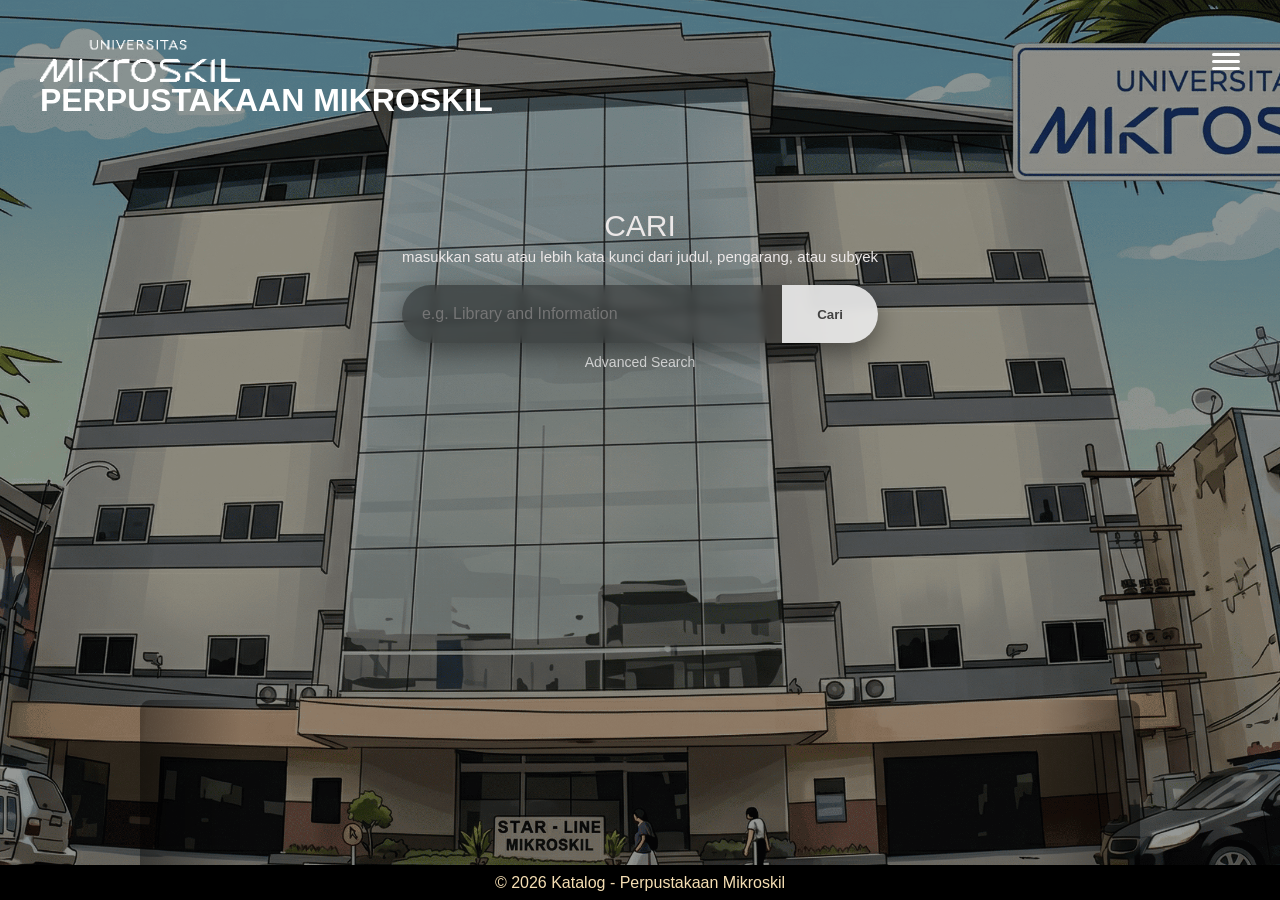
<file: index.html>
<!doctype html>
<html lang="en">

<head>
  <meta charset="UTF-8" />
  <meta name="viewport" content="width=device-width, initial-scale=1.0" />
  <title>Katalog Perpustakaan</title>
  <link rel="stylesheet" href="css/style-user.css" />
</head>

<body>
  <div id="bg-slide" class="bg-slide">
    <div class="bg-trans">
      <!-- ================= HEADER ================= -->
      <header class="navbar">
        <div class="navbar-inner">
          <!-- LOGO -->
          <a href="index.html" class="logo">
            <img src="src/logo mikro putih.webp" alt="Logo Mikro" />
          </a>

          <!-- HAMBURGER -->
          <input type="checkbox" id="navToggle" class="nav-toggle" />
          <label for="navToggle" class="hamburger">
            <span></span>
            <span></span>
            <span></span>
          </label>

          <!-- NAVIGATION -->
          <nav>
            <ul class="nav-menu">
              <li class="judul-nav">MENU</li>
              <li><a href="#" id="themeToggle">🌙 Dark Mode</a></li>
              <li><a href="index.html" class="active">Home</a></li>
              <li><a href="user-galeri.html">Galeri</a></li>
              <li><a href="user-contact.html">Contact Us</a></li>
              <li class="admin-menu"><a href="admin-login.html">Login Admin</a></li>
            </ul>
          </nav>

          <div class="nav-overlay"></div>
        </div>

        <!-- HEADER CONTENT -->
        <div class="header-content">
          <h1>PERPUSTAKAAN MIKROSKIL</h1>
        </div>
      </header>

      <!-- ================= MAIN ================= -->
      <main>
        <!-- HERO / SEARCH -->
        <section class="hero">
          <div class="search-container">
            <h1>CARI</h1>
            <p>masukkan satu atau lebih kata kunci dari judul, pengarang, atau subyek</p>
            <div class="search-area">
              <div class="search" id="SearchInput">
                <input type="text" placeholder="e.g. Library and Information" autocomplete="off" aria-label="Cari judul buku" />
                <button id="SearchButton">Cari</button>
              </div>

              <!-- Riwayat muncul saat kolom pencarian diklik/fokus -->
              <div class="search-history" id="searchHistory" hidden>
                <div class="search-history-heading">
                  <span>Riwayat Pencarian</span>
                  <button type="button" id="clearSearchHistory">Hapus</button>
                </div>
                <ul id="searchHistoryList"></ul>
              </div>
            </div>

            <div class="advanced-btn">
              <a href="#" id="openAdvancedSearch">Advanced Search</a>
            </div>
          </div>
        </section>

        <!-- BOOK SLIDER -->
        <section class="book-slider">
          <div class="book-track" id="bookTrack"></div>
        </section>
      </main>

      <!-- ================= FOOTER ================= -->
      <footer>
        <p>&copy; 2026 Katalog - Perpustakaan Mikroskil</p>
      </footer>
    </div>
  </div>
  <script src="js/script.js"></script>
</body>

</html>
</file>
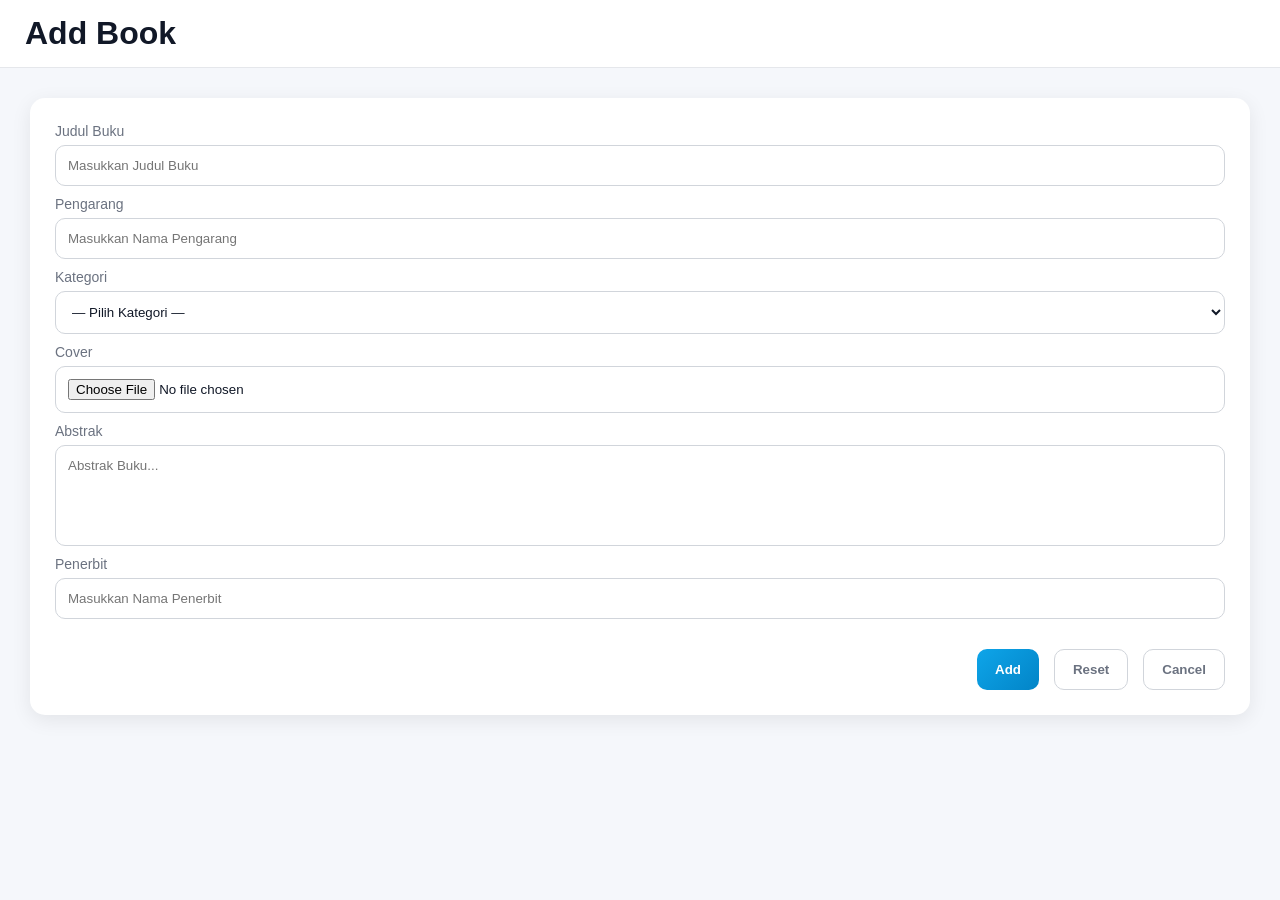
<file: admin-add-book.html>
<!DOCTYPE html>
<html lang="en">

<head>
  <meta charset="UTF-8" />
  <meta name="viewport" content="width=device-width, initial-scale=1.0" />
  <title>Katalog Perpustakaan</title>
  <link rel="stylesheet" href="css/style-admin.css" />
</head>

<body>
  <div class="container">
    <div class="main-content-add-book">

      <!-- HEADER -->
      <header class="topbar">
        <h1>Add Book</h1>
        <!-- HUBERGER -->
        <label for="navToggle" class="hamburger">
          <span></span>
          <span></span>
          <span></span>
        </label>
      </header>

      <!-- MAIN -->
      <main>

        <section class="card">

          <form id="formTambah" action="#" method="get" class="form-card">

            <!-- JUDUL -->
            <div class="form-group">
              <label for="judul_buku">Judul Buku</label>
              <input type="text" id="judul_buku" name="judul_buku" placeholder="Masukkan Judul Buku" />
            </div>

            <!-- PENGARANG -->
            <div class="form-group">
              <label for="pengarang">Pengarang</label>
              <input type="text" id="pengarang" name="pengarang" placeholder="Masukkan Nama Pengarang" />
            </div>

            <!-- KATEGORI -->
            <div class="form-group">
              <label for="kategori">Kategori</label>
              <select id="kategori" name="kategori" required>
                <option value="">— Pilih Kategori —</option>
                <option value="All">All</option>
                <option value="Fiction">Fiction</option>
                <option value="Kps">KPS</option>
                <option value="Reference">Reference</option>
                <option value="Textbook">Text Book</option>
              </select>
            </div>

            <!-- COVER -->
            <div class="form-group">
              <label for="cover">Cover</label>
              <input type="file" id="cover" name="cover" />
            </div>

            <!-- ABSTRAK -->
            <div class="form-group full">
              <label for="abstrak">Abstrak</label>
              <textarea id="abstrak" name="abstrak" rows="5" placeholder="Abstrak Buku..."></textarea>
            </div>


            <!-- PENERBIT -->
            <div class="form-group">
              <label for="penerbit">Penerbit</label>
              <input type="text" id="penerbit" name="penerbit" placeholder="Masukkan Nama Penerbit" />
            </div>


            <!-- ACTION -->
            <div class="form-actions">
              <button type="submit" class="btn btn-primary" onclick="addBook()">Add</button>
              <button type="reset" class="btn btn-outline">Reset</button>
              <button type="button" class="btn btn-outline" onclick="cancelEdit()">Cancel</button>
            </div>

            <!-- ERROR -->
            <div id="formError" style="color: red;"></div>

          </form>

        </section>

      </main>

    </div>

  </div>

  <script src="js/script.js"></script>
</body>

</html>
</file>
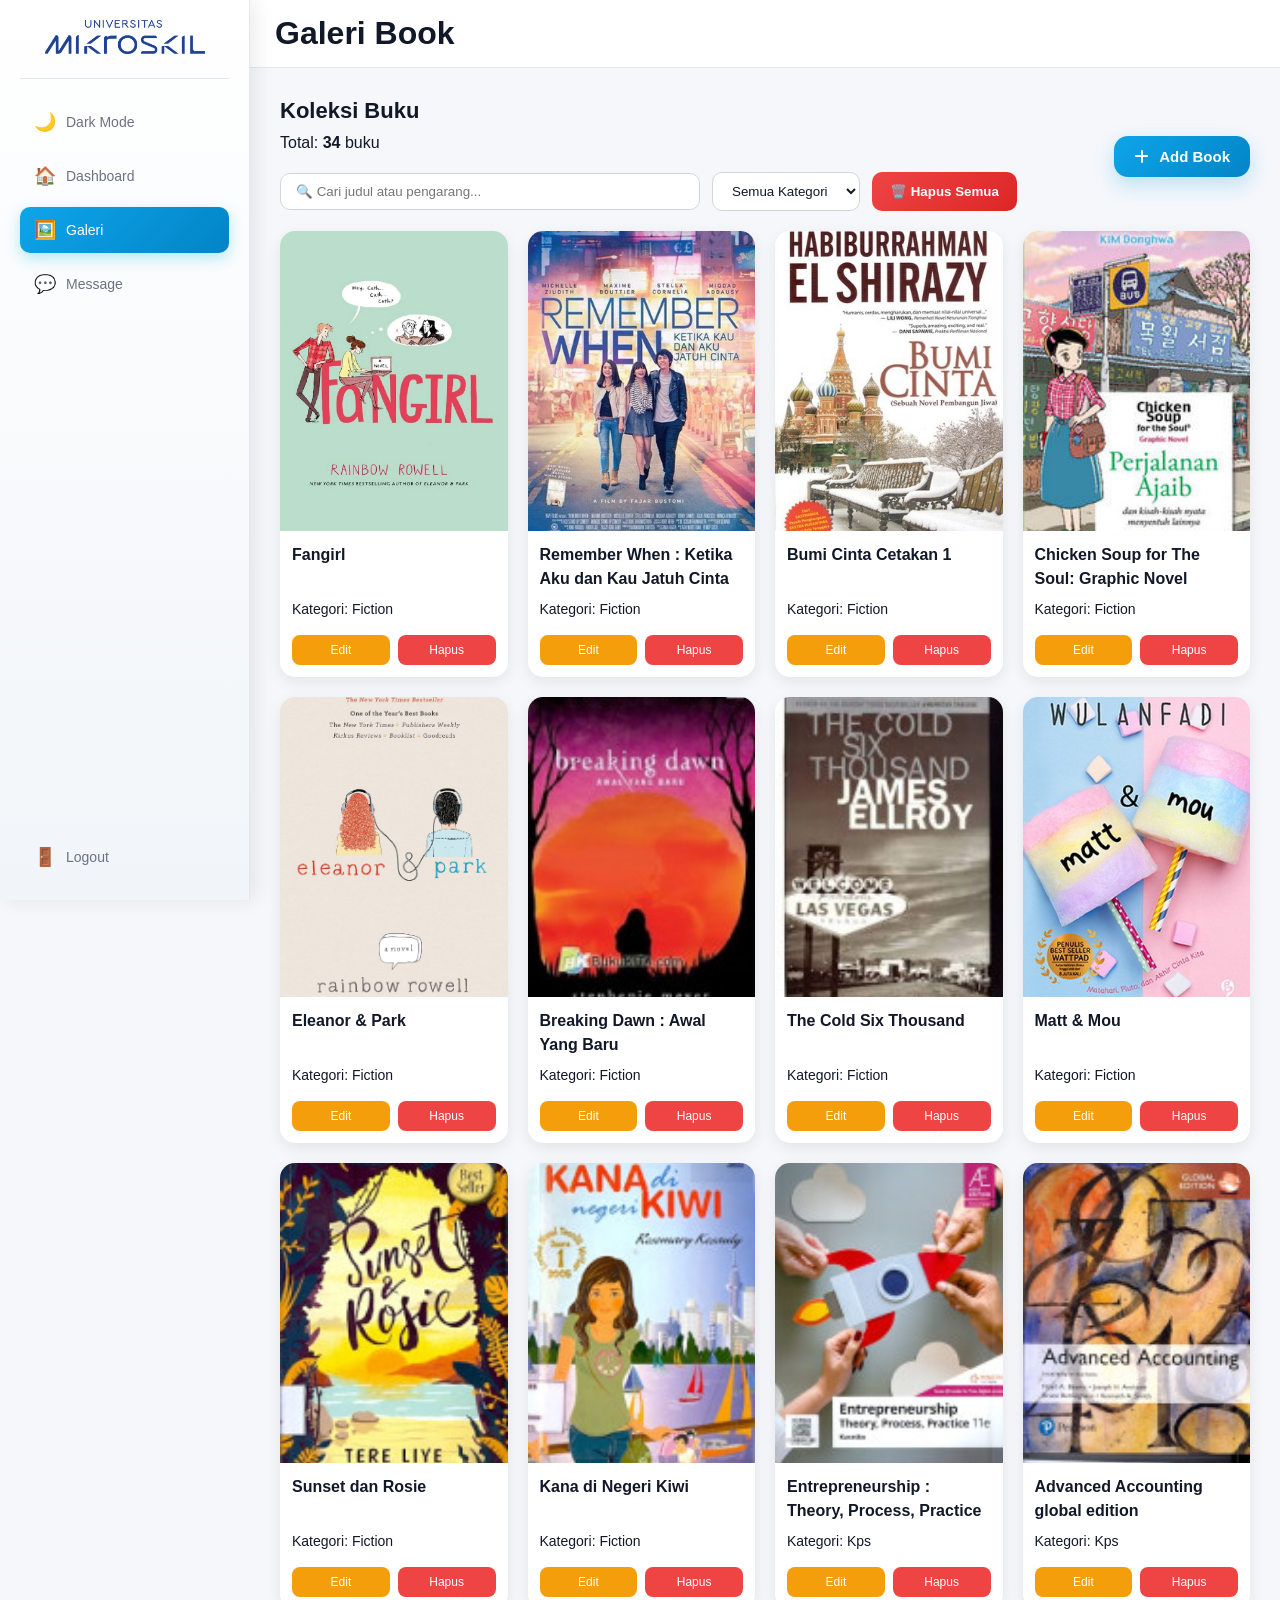
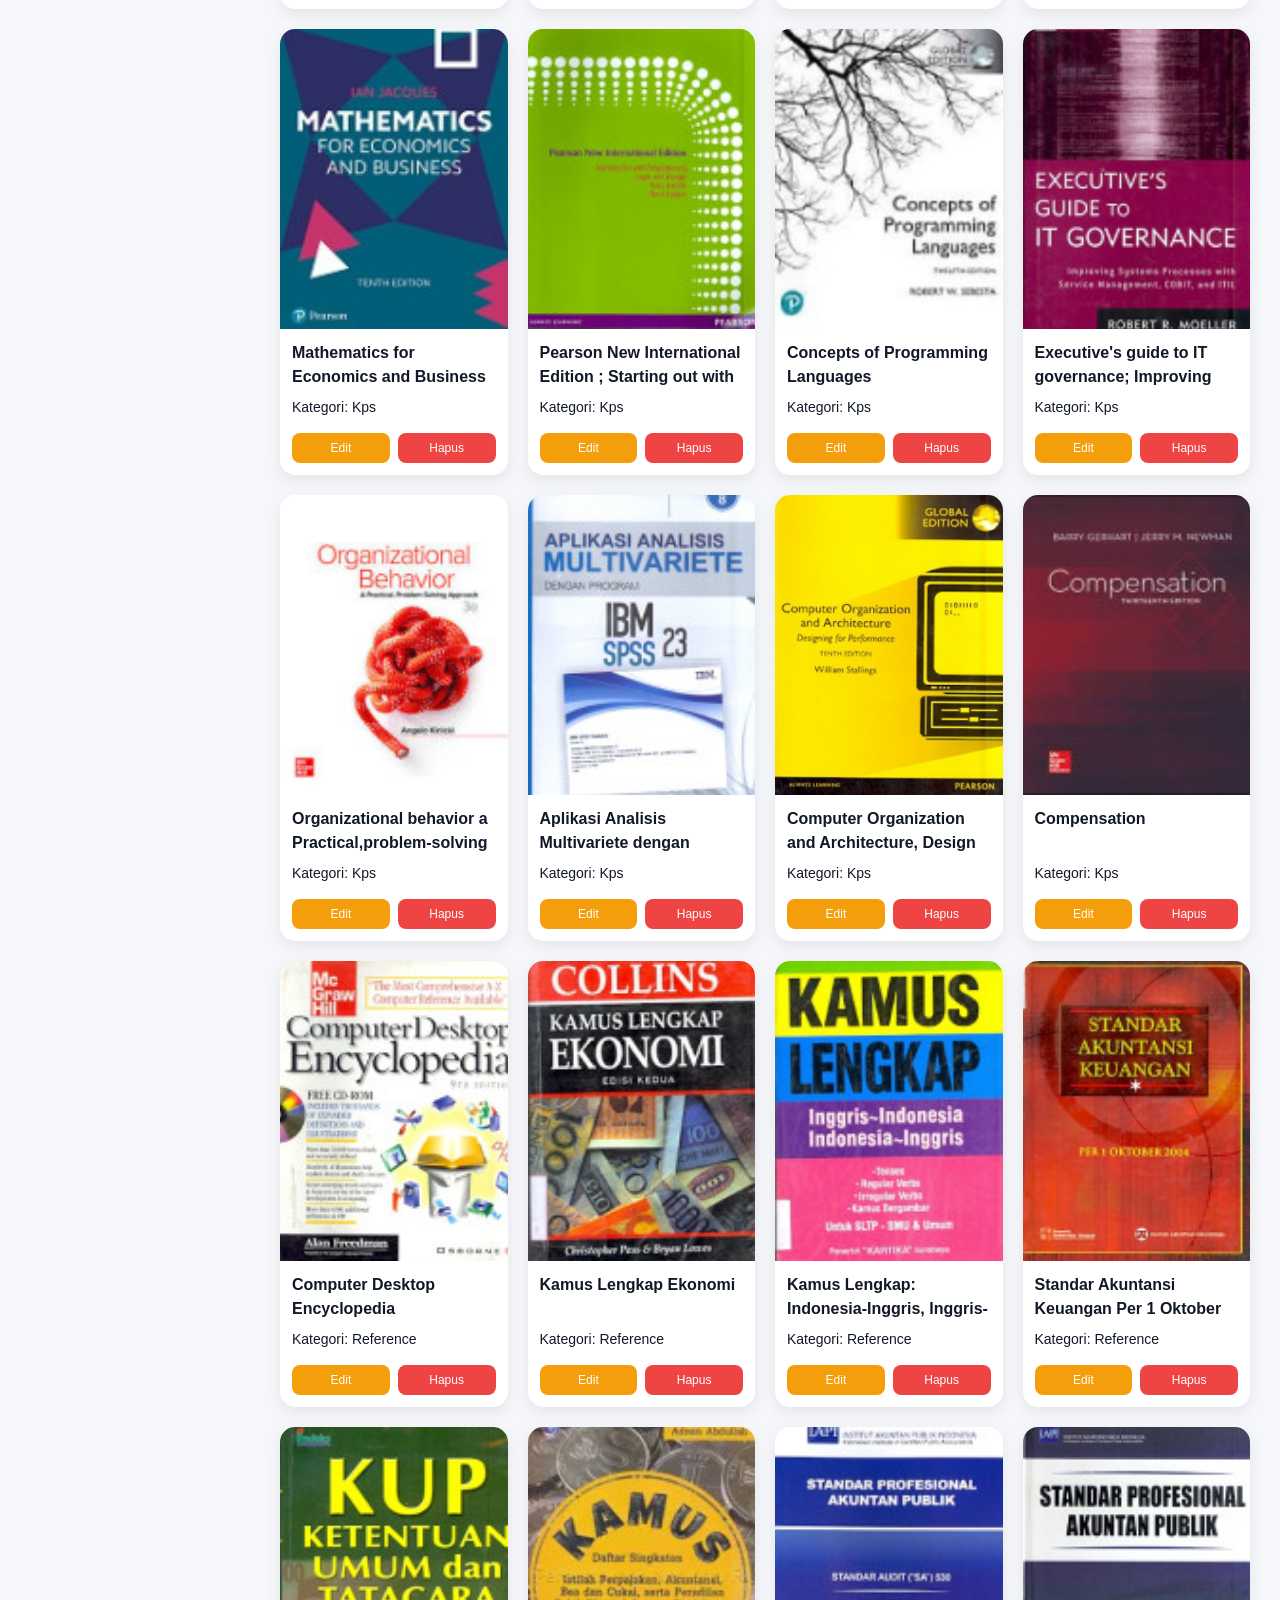
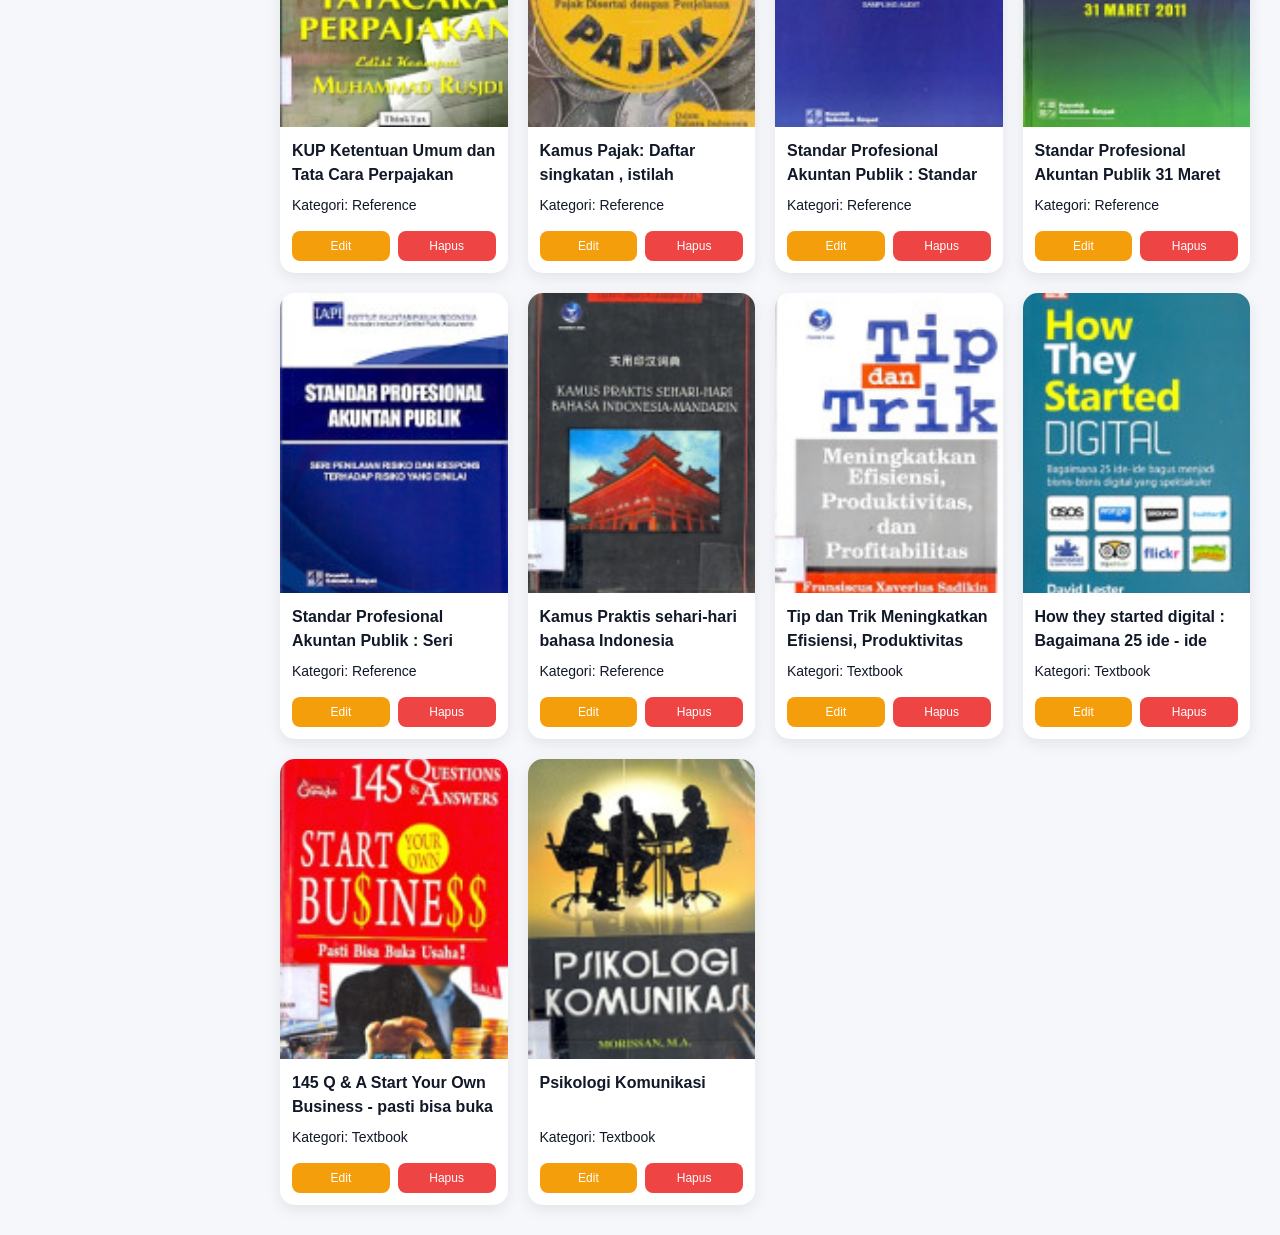
<file: admin-galeri.html>
<!doctype html>
<html lang="en">

<head>
  <meta charset="UTF-8" />
  <meta name="viewport" content="width=device-width, initial-scale=1.0" />
  <title>Katalog Perpustakaan</title>
  <link rel="stylesheet" href="https://cdnjs.cloudflare.com/ajax/libs/font-awesome/6.5.2/css/all.min.css">
  <link rel="stylesheet" href="css/style-admin.css" />
</head>

<body>
  <div class="container">
    <input type="checkbox" id="navToggle" class="nav-toggle" />
    <!-- ================= SIDEBAR ================= -->
    <aside class="sidebar">

      <!-- LOGO -->
      <div class="logo">
        <a href="admin-home.html">
          <img src="src/logo mikro biru.webp" alt="Logo Mikro" />
        </a>
      </div>

      <!-- NAVIGATION -->
      <nav class="nav-menu">
        <ul>
          <li>
            <a href="#" id="themeToggle">
              <span>🌙</span> Dark Mode
            </a>
          </li>
          <li>
            <a href="admin-home.html">
              <span>🏠</span> Dashboard
            </a>
          </li>
          <li>
            <a href="admin-galeri.html" class="active">
              <span>🖼️</span> Galeri
            </a>
          </li>
          <li>
            <a href="admin-message.html">
              <span>💬</span> Message
              <span id="messageBadge" class="message-badge">0</span>
            </a>
          </li>
          <li>
            <a href="index.html">
              <span>🚪</span> Logout
            </a>
          </li>
        </ul>
      </nav>

    </aside>


    <!-- ================= MAIN CONTENT ================= -->
    <div class="main-content">

      <header class="topbar">
        <h1>Galeri Book</h1>
        <!-- HUBERGER -->
        <label for="navToggle" class="hamburger">
          <span></span>
          <span></span>
          <span></span>
        </label>
      </header>

      <main>
        <section>
          <div class="gallery-header">
            <h2>Koleksi Buku</h2>
            <p>Total: <strong id="dataCount">0</strong> buku</p>
          </div>

          <!-- CONTROLS: SEARCH + FILTER + HAPUS SEMUA -->
          <div class="gallery-controls">

            <div class="admin-gallery-search-wrap">
              <input type="text" id="searchInput" placeholder="🔍 Cari judul atau pengarang..." autocomplete="off" aria-label="Cari judul atau pengarang" />
              <div class="admin-search-history" id="adminSearchHistory" hidden>
                <div class="admin-search-history-heading">
                  <span>Riwayat Pencarian</span>
                  <button type="button" id="clearAdminSearchHistory">Hapus Semua</button>
                </div>
                <ul id="adminSearchHistoryList"></ul>
              </div>
            </div>

            <select id="filterKategori">
              <option value="">Semua Kategori</option>
              <option value="Fiction">Fiction</option>
              <option value="Kps">KPS</option>
              <option value="Reference">Reference</option>
              <option value="Textbook">Text Book</option>
            </select>

            <button id="btnHapusSemua">🗑️ Hapus Semua</button>

            <div class="btn-add">
              <a href="admin-add-book.html">
                <i class="fa-solid fa-plus"></i>
                <span>Add Book</span>
              </a>
            </div>
          </div>

          <!-- GRID BOOK -->
          <div class="book-grid" id="bookGridAdmin"></div>
        </section>
      </main>

    </div>
  </div>
  <script src="js/script.js"></script>
</body>

</html>
</file>
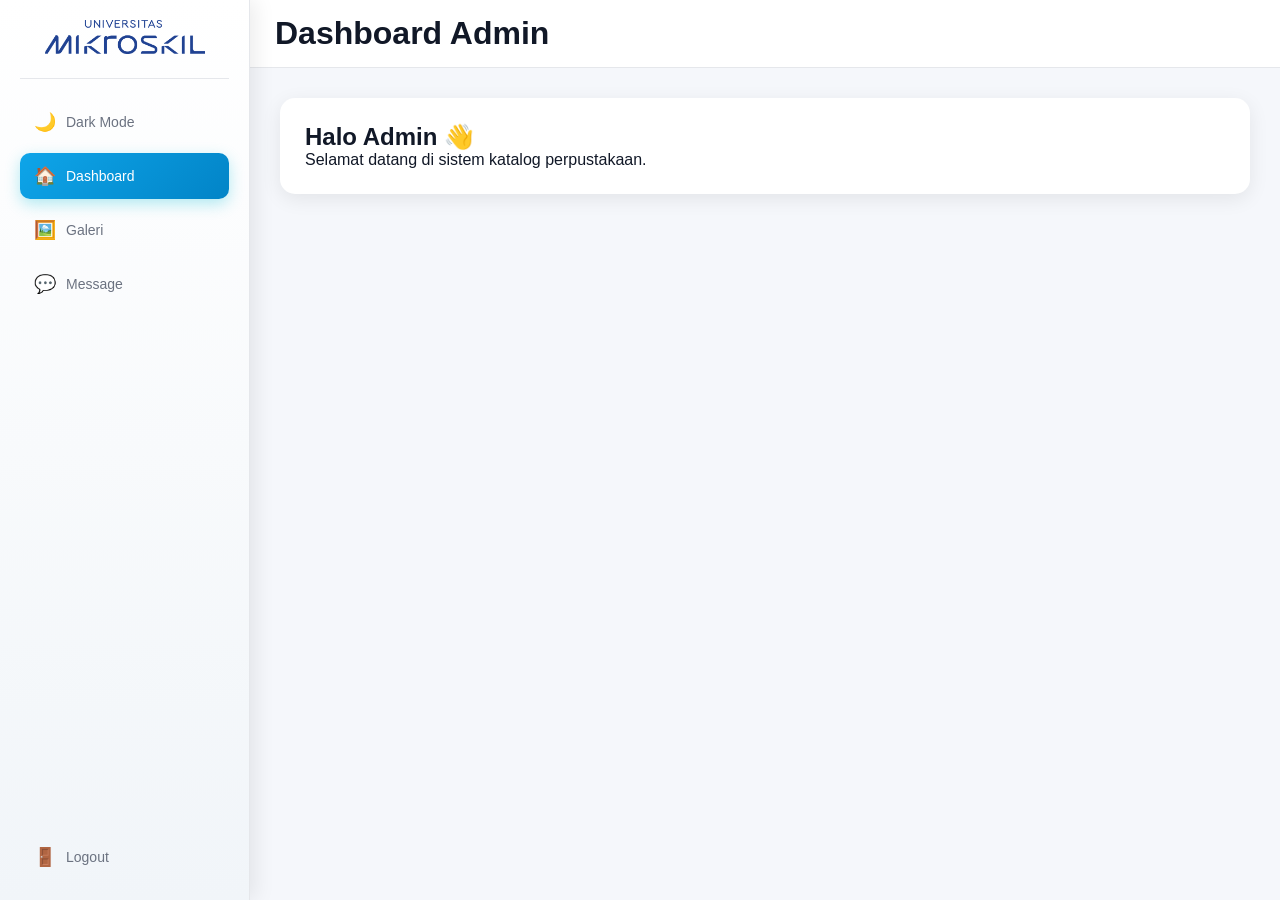
<file: admin-home.html>
<!doctype html>
<html lang="en">

<head>
  <meta charset="UTF-8" />
  <meta name="viewport" content="width=device-width, initial-scale=1.0" />
  <title>Katalog Perpustakaan</title>
  <link rel="stylesheet" href="css/style-admin.css" />
</head>

<body>
  <div class="container">
    <input type="checkbox" id="navToggle" class="nav-toggle" />
    <!-- ================= SIDEBAR ================= -->
    <aside class="sidebar">

      <!-- LOGO -->
      <div class="logo">
        <a href="admin-home.html">
          <img src="src/logo mikro biru.webp" alt="Logo Mikro" />
        </a>
      </div>

      <!-- NAVIGATION -->
      <nav class="nav-menu">
        <ul>
          <li>
            <a href="#" id="themeToggle">
              <span>🌙</span> Dark Mode
            </a>
          </li>
          <li>
            <a href="admin-home.html" class="active">
              <span>🏠</span> Dashboard
            </a>
          </li>
          <li>
            <a href="admin-galeri.html">
              <span>🖼️</span> Galeri
            </a>
          </li>
          <li>
            <a href="admin-message.html">
              <span>💬</span> Message
              <span id="messageBadge" class="message-badge">0</span>
            </a>
          </li>
          <li>
            <a href="index.html">
              <span>🚪</span> Logout
            </a>
          </li>
        </ul>
      </nav>

    </aside>

    <!-- ================= MAIN CONTENT ================= -->
    <div class="main-content">

      <!-- HEADER -->
      <header class="topbar">
        <h1>Dashboard Admin</h1>
        <!-- HUBERGER -->
        <label for="navToggle" class="hamburger">
          <span></span>
          <span></span>
          <span></span>
        </label>
      </header>

      <!-- MAIN -->
      <main>

        <!-- CARD WELCOME -->
        <section class="card">
          <h2>Halo Admin 👋</h2>
          <p>Selamat datang di sistem katalog perpustakaan.</p>
        </section>

      </main>

    </div>

  </div>

  <script src="js/script.js"></script>
</body>

</html>
</file>
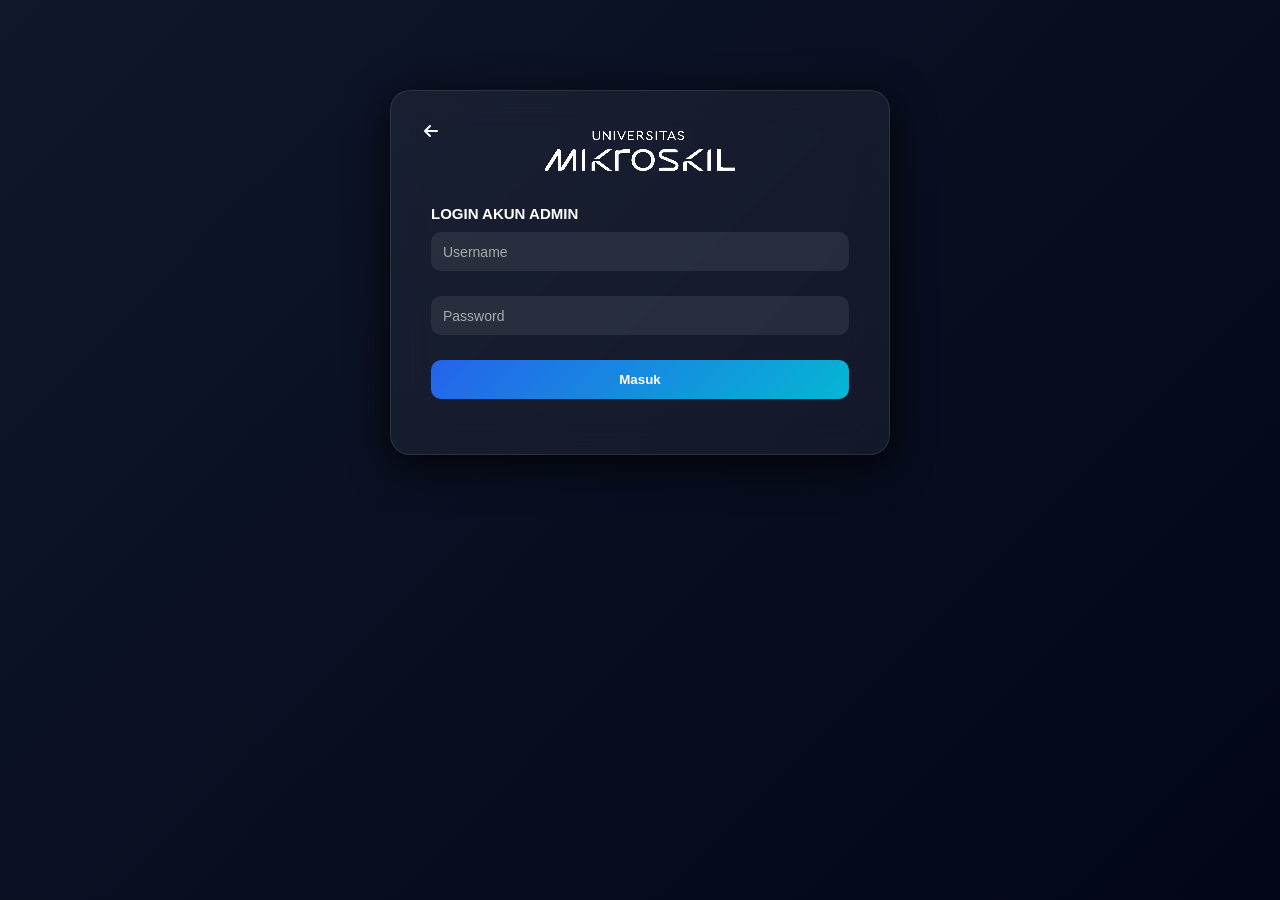
<file: admin-login.html>
<!DOCTYPE html>
<html lang="en">

<head>
    <meta charset="UTF-8">
    <meta name="viewport" content="width=device-width, initial-scale=1.0">
    <title>Login</title>
    <link rel="stylesheet" href="https://cdnjs.cloudflare.com/ajax/libs/font-awesome/6.5.2/css/all.min.css">
    <link rel="stylesheet" href="css/style-login.css">
</head>

<body>
    <div class="login-container">
        <form class="login-box" id="loginForm">
            <a href="index.html" class="back-circle">
                <i class="fa-solid fa-arrow-left"></i>
            </a>
            <img src="src/logo mikro putih.webp" alt="Logo Mikro">

            <h2>LOGIN AKUN ADMIN</h2>

            <div class="input-group">
                <input type="text" id="username" required>
                <label>Username</label>
            </div>

            <div class="input-group">
                <input type="password" id="password" required>
                <label>Password</label>
            </div>

            <button type="submit" class="button">
                Masuk
            </button>

            <p id="loginMessage"></p>
        </form>
    </div>
    <script src="js/script-login.js"></script>
</body>

</html>
</file>
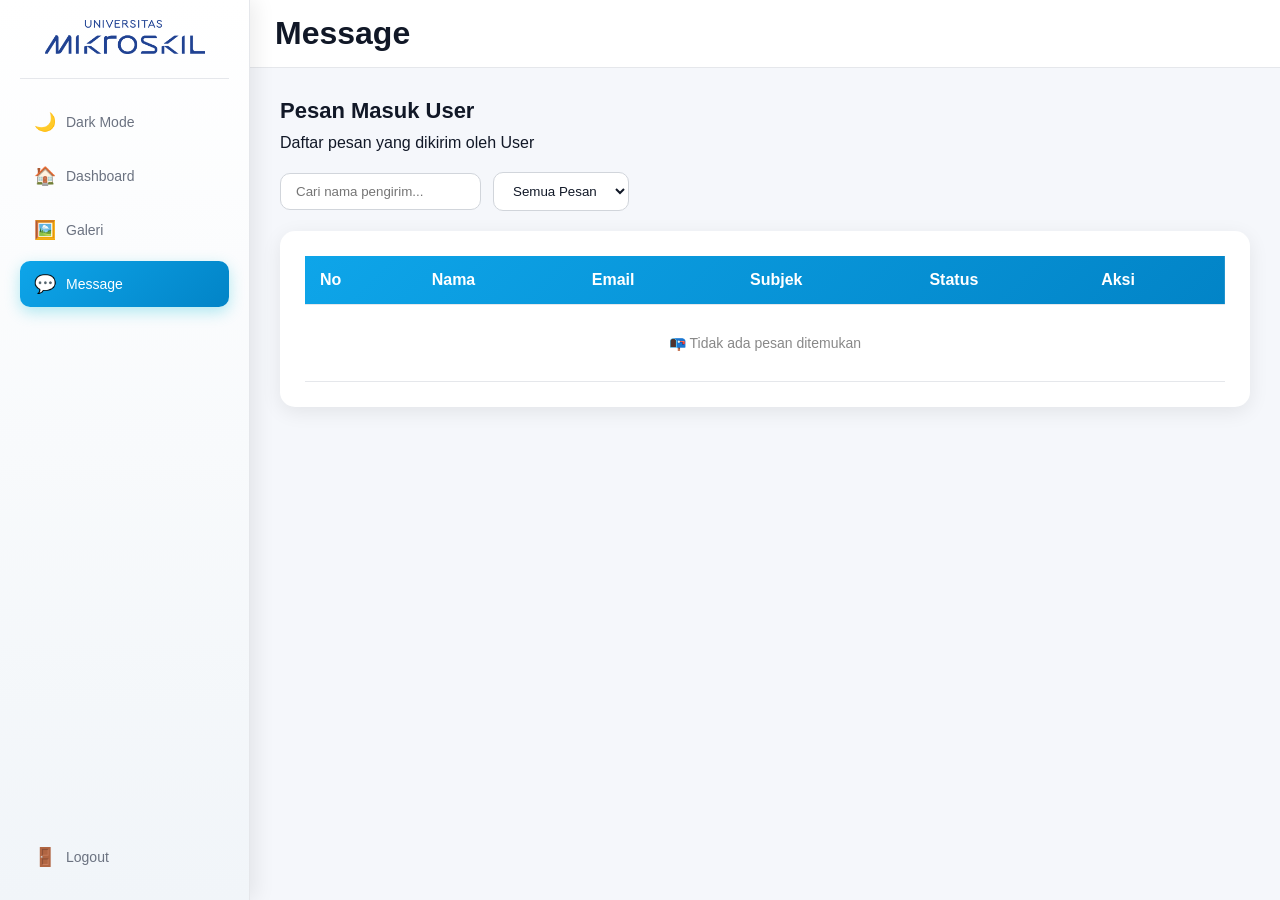
<file: admin-message.html>
<!doctype html>
<html lang="en">

<head>
  <meta charset="UTF-8" />
  <meta name="viewport" content="width=device-width, initial-scale=1.0" />
  <title>Katalog Perpustakaan</title>
  <link rel="stylesheet" href="css/style-admin.css" />
</head>

<body>
  <div class="container">
    <input type="checkbox" id="navToggle" class="nav-toggle" />
    <!-- ================= SIDEBAR ================= -->
    <aside class="sidebar">

      <!-- LOGO -->
      <div class="logo">
        <a href="admin-home.html">
          <img src="src/logo mikro biru.webp" alt="Logo Mikro" />
        </a>
      </div>

      <!-- NAVIGATION -->
      <nav class="nav-menu">
        <ul>
          <li>
            <a href="#" id="themeToggle">
              <span>🌙</span> Dark Mode
            </a>
          </li>
          <li>
            <a href="admin-home.html">
              <span>🏠</span> Dashboard
            </a>
          </li>
          <li>
            <a href="admin-galeri.html">
              <span>🖼️</span> Galeri
            </a>
          </li>
          <li>
            <a href="admin-message.html" class="active">
              <span>💬</span> Message
              <span id="messageBadge" class="message-badge">0</span>
            </a>
          </li>
          <li>
            <a href="index.html">
              <span>🚪</span> Logout
            </a>
          </li>
        </ul>
      </nav>

    </aside>


    <!-- ================= MAIN CONTENT ================= -->
    <div class="main-content">

      <header class="topbar">
        <h1>Message</h1>
        <!-- HUBERGER -->
        <label for="navToggle" class="hamburger">
          <span></span>
          <span></span>
          <span></span>
        </label>
      </header>

      <main>

        <div class="gallery-header">
          <h2>Pesan Masuk User</h2>
          <p>Daftar pesan yang dikirim oleh User </p>
        </div>

        <!-- SEARCH -->
        <div class="gallery-controls">
          <input type="text" id="searchMessageInput" placeholder="Cari nama pengirim..." />
          <select id="filterStatus">
            <option value="">Semua Pesan</option>
            <option value="Belum Dibaca">Belum Dibaca</option>
            <option value="Sudah Dibaca">Sudah Dibaca</option>
          </select>
        </div>

        <!-- TABLE -->
        <div class="card table-container">
          <table class="message-table">

            <thead>
              <tr>
                <th>No</th>
                <th>Nama</th>
                <th>Email</th>
                <th>Subjek</th>
                <th>Status</th>
                <th>Aksi</th>
              </tr>
            </thead>

            <tbody id="messageTableBody"></tbody>

          </table>
        </div>

      </main>

    </div>
  </div>

  <!-- ================= POPUP DETAIL PESAN ================= -->
  <div id="messagePopup" class="message-popup">
    <div class="message-popup-content">

      <button id="closeMessagePopup" class="close-btn">
        &times;
      </button>

      <h2>Detail Pesan</h2>

      <div class="message-detail-card">

        <div class="message-header">
          <div class="message-avatar" id="detailAvatar"></div>

          <div class="message-header-info">
            <h3 id="detailNama"></h3>
            <p id="detailEmail"></p>
          </div>
        </div>

        <div class="message-meta">
          <div class="meta-item">
            <span>📌 Subjek</span>
            <strong id="detailSubjek"></strong>
          </div>

          <div class="meta-item">
            <span>📅 Tanggal</span>
            <strong id="detailTanggal"></strong>
          </div>
        </div>

        <div class="message-content">
          <h4>Isi Pesan</h4>
          <p id="detailPesan"></p>
        </div>

      </div>

    </div>
  </div>
  <script src="js/script.js"></script>
</body>

</html>
</file>
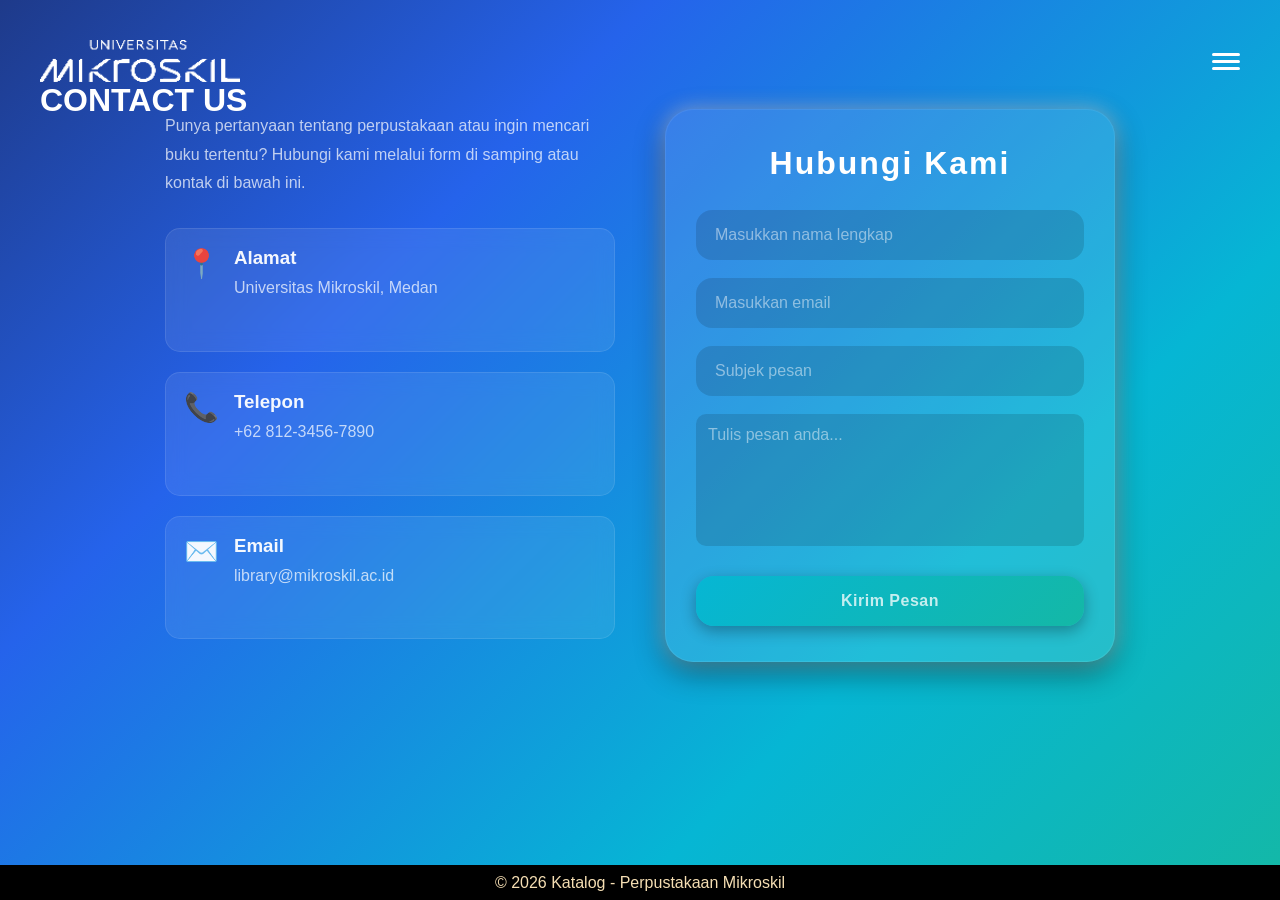
<file: user-contact.html>
<!doctype html>
<html lang="en">

<head>
    <meta charset="UTF-8" />
    <meta name="viewport" content="width=device-width, initial-scale=1.0" />
    <title>Galeri Koleksi - Perpustakaan Mikroskil</title>
    <link rel="stylesheet" href="css/style-user.css" />
</head>

<body>
    <div class="bg-contact">
        <!-- ================= HEADER ================= -->
        <header class="navbar">
            <div class="navbar-inner">
                <!-- LOGO -->
                <a href="index.html" class="logo">
                    <img src="src/logo mikro putih.webp" alt="Logo Mikro" />
                </a>

                <!-- HAMBURGER -->
                <input type="checkbox" id="navToggle" class="nav-toggle" />
                <label for="navToggle" class="hamburger">
                    <span></span>
                    <span></span>
                    <span></span>
                </label>

                <!-- NAVIGATION -->
                <nav>
                    <ul class="nav-menu">
                        <li class="judul-nav">MENU</li>
                        <li><a href="#" id="themeToggle">🌙 Drak Mod</a></li>
                        <li><a href="index.html">Home</a></li>
                        <li><a href="user-galeri.html">Galeri</a></li>
                        <li><a href="user-contact.html" class="active">Contact Us</a></li>
                        <li class="admin-menu"><a href="admin-login.html">Login Admin</a></li>
                    </ul>
                </nav>

                <div class="nav-overlay"></div>
            </div>
            <!-- HEADER CONTENT -->
            <div class="header-content">
                <h1>CONTACT US</h1>
            </div>

        </header>


        <!-- ================= MAIN ================= -->
        <main>

            <section class="contact-wrapper">

                <!-- LEFT -->
                <div class="contact-info">

                    <p>
                        Punya pertanyaan tentang perpustakaan atau ingin mencari buku tertentu?
                        Hubungi kami melalui form di samping atau kontak di bawah ini.
                    </p>

                    <div class="info-box">
                        <span>📍</span>
                        <div>
                            <h3>Alamat</h3>
                            <p>Universitas Mikroskil, Medan</p>
                        </div>
                    </div>

                    <div class="info-box">
                        <span>📞</span>
                        <div>
                            <h3>Telepon</h3>
                            <p>+62 812-3456-7890</p>
                        </div>
                    </div>

                    <div class="info-box">
                        <span>✉️</span>
                        <div>
                            <h3>Email</h3>
                            <p>library@mikroskil.ac.id</p>
                        </div>
                    </div>

                </div>

                <!-- RIGHT -->
                <div class="pop-up-container contact-card">

                    <h2>Hubungi Kami</h2>

                    <form id="contactForm">

                        <input type="text" id="nama" placeholder="Masukkan nama lengkap" required>

                        <input type="email" id="email" placeholder="Masukkan email" required>

                        <input type="text" id="subject" placeholder="Subjek pesan" required>

                        <textarea id="message" placeholder="Tulis pesan anda..." rows="6" required></textarea>

                        <button type="submit">
                            Kirim Pesan
                        </button>

                    </form>

                </div>

            </section>

        </main>
    </div>

    <footer>
        <p>&copy; 2026 Katalog - Perpustakaan Mikroskil</p>
    </footer>


    <script src="js/script.js"></script>
</body>

</html>
</file>
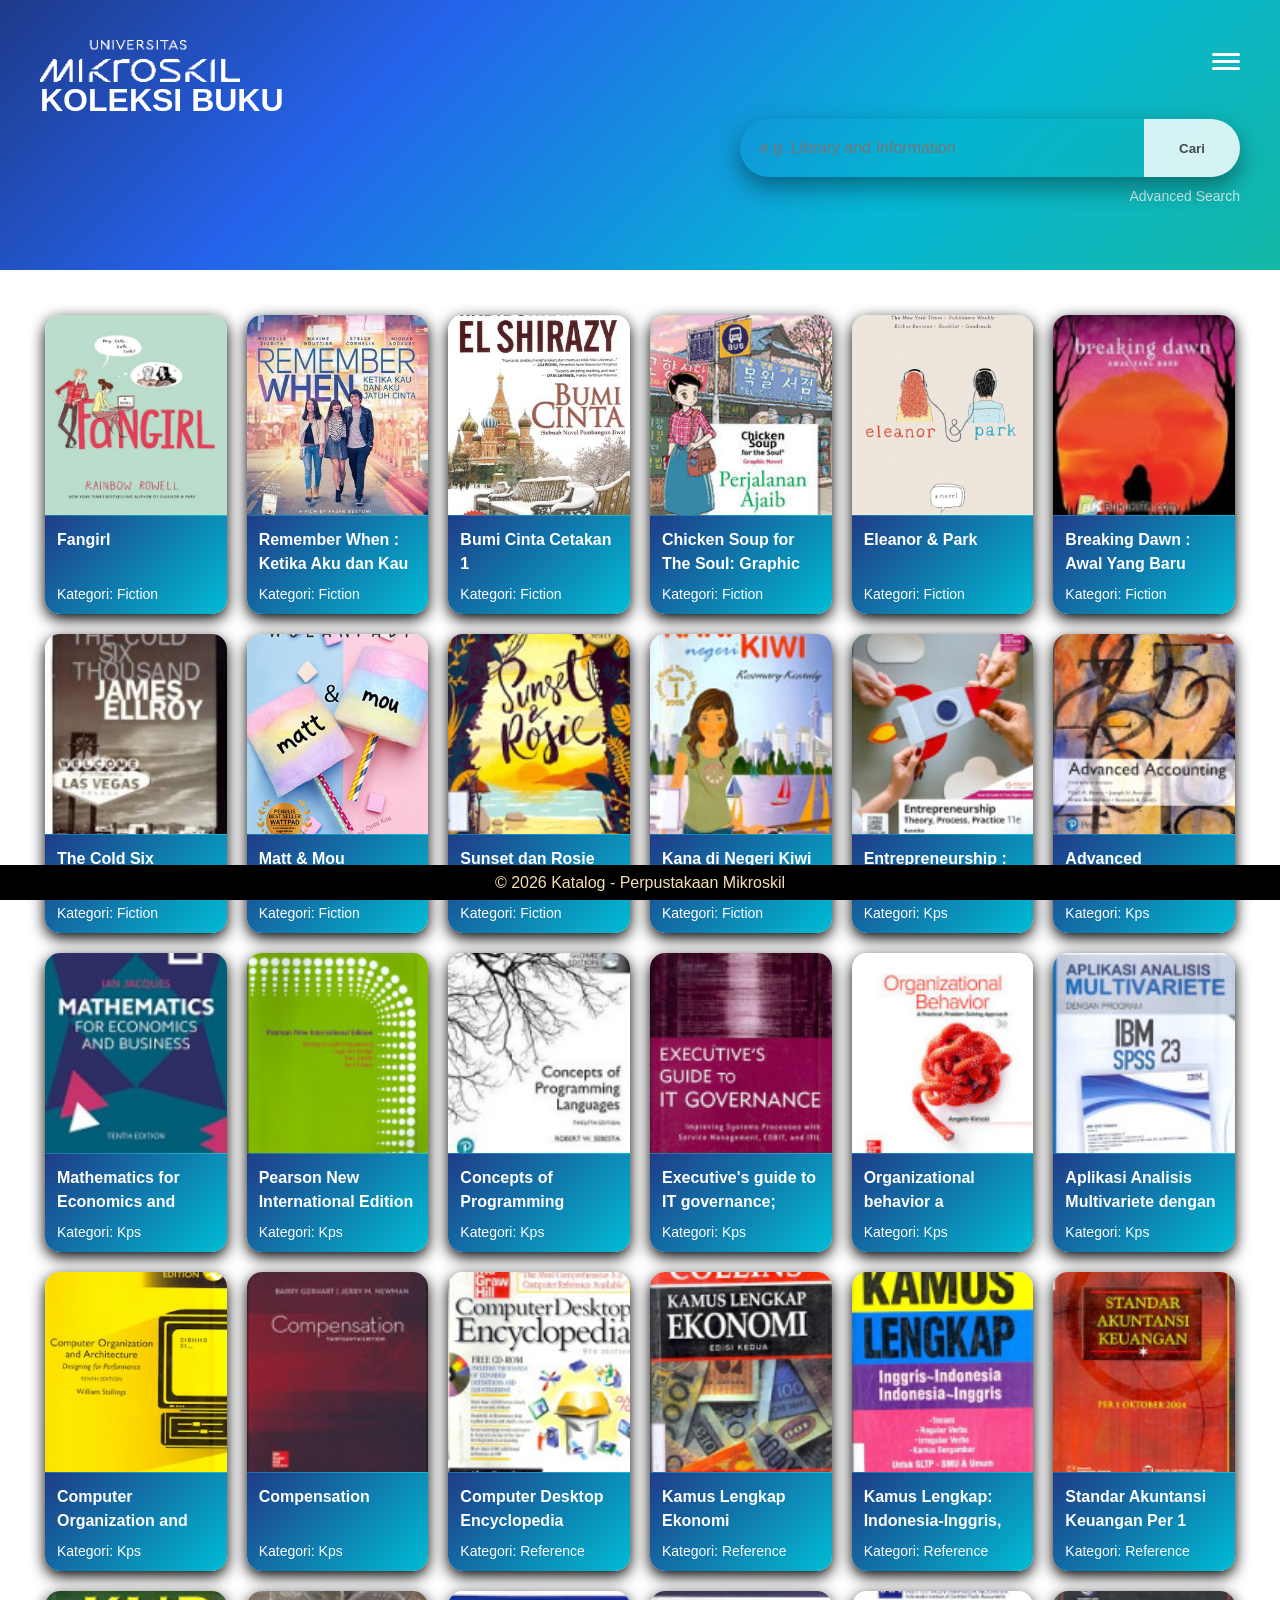
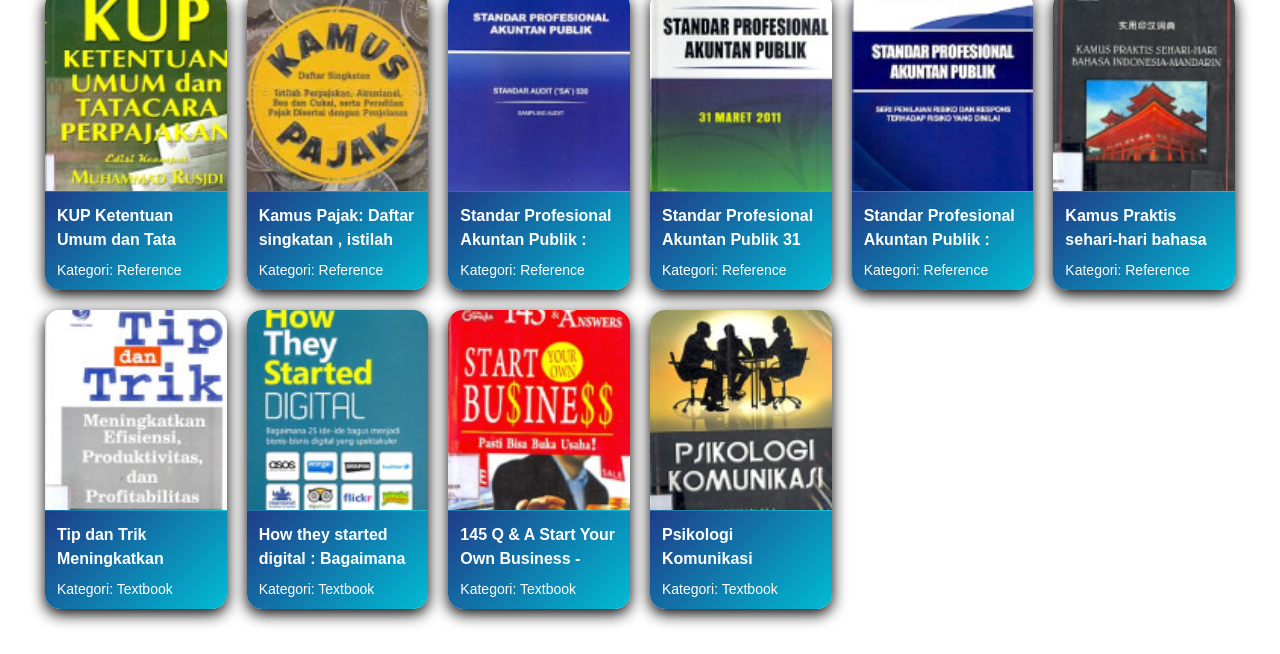
<file: user-galeri.html>
<!doctype html>
<html lang="en">

<head>
    <meta charset="UTF-8" />
    <meta name="viewport" content="width=device-width, initial-scale=1.0" />
    <title>Galeri Koleksi - Perpustakaan Mikroskil</title>
    <link rel="stylesheet" href="css/style-user.css" />
</head>

<body>
    <div class="bg-header-galeri">
        <!-- ================= HEADER ================= -->
        <header class="navbar">
            <div class="navbar-inner">
                <!-- LOGO -->
                <a href="index.html" class="logo">
                    <img src="src/logo mikro putih.webp" alt="Logo Mikro" />
                </a>

                <!-- HAMBURGER -->
                <input type="checkbox" id="navToggle" class="nav-toggle" />
                <label for="navToggle" class="hamburger">
                    <span></span>
                    <span></span>
                    <span></span>
                </label>

                <!-- NAVIGATION -->
                <nav>
                    <ul class="nav-menu">
                        <li class="judul-nav">MENU</li>
                        <li><a href="#" id="themeToggle">🌙 Dark Mode</a></li>
                        <li><a href="index.html">Home</a></li>
                        <li><a href="user-galeri.html" class="active">Galeri</a></li>
                        <li><a href="user-contact.html">Contact Us</a></li>
                        <li class="admin-menu"><a href="admin-login.html">Login Admin</a></li>
                    </ul>
                </nav>

                <div class="nav-overlay"></div>
            </div>
            <!-- HEADER CONTENT -->
            <div class="header-content">
                <h1>KOLEKSI BUKU</h1>
            </div>

            <div class="user-controls">
                <div class="search-area">
                    <div class="search" id="SearchInput">
                        <input type="text" placeholder="e.g. Library and Information" autocomplete="off" aria-label="Cari judul buku" />
                        <button id="SearchButton">Cari</button>
                    </div>
                    <!-- Riwayat pencarian tampil saat kolom pencarian diklik -->
                    <div class="search-history" id="searchHistory" hidden>
                        <div class="search-history-heading">
                            <span>Riwayat Pencarian</span>
                            <button type="button" id="clearSearchHistory">Hapus Semua</button>
                        </div>
                        <ul id="searchHistoryList"></ul>
                    </div>
                </div>
                <div class="advanced-btn">
                    <a href="#" id="openAdvancedSearch">Advanced Search</a>
                </div>
            </div>

    </div>
    </header>
    </div>
    <main class="galeri-container">
        <div class="book-grid" id="bookGridUser"></div>
    </main>

    <footer>
        <p>&copy; 2026 Katalog - Perpustakaan Mikroskil</p>
    </footer>
    <form id="advancedModal" class="advanced-modal">
        <div class="advanced-content">

            <button type="button" class="close-advanced">&times;</button>
            <h2>🔍 Advanced Search</h2>
            <div class="advanced-form">
                <div class="form-group">
                    <label>Judul Buku</label>
                    <input type="text" id="filterTitle" placeholder="e.g. Pemrograman Web">
                </div>
                <div class="form-group">
                    <label>Kategori</label>
                    <select id="filterCategory">
                        <option value="" selected>Semua Kategori</option>
                        <option value="Fiction">Fiction</option>
                        <option value="Kps">Kps</option>
                        <option value="Reference">Reference</option>
                        <option value="Textbook">Textbook</option>
                    </select>
                </div>
                <div class="form-group">
                    <label>Pengarang</label>
                    <input type="text" id="filterAuthor" placeholder="e.g. Ucok Baba">
                </div>

                <div class="form-group">
                    <label>Penerbit</label>
                    <input type="text" id="filterPublisher" placeholder="e.g. Grandmedia">
                </div>

                <div class="form-group">
                    <label>Tahun Terbit</label>
                    <input type="text" id="filterYear" maxlength="4" placeholder="e.g. 2024">
                </div>

                <button type="submit" id="btnAdvancedSearch" class="btn-search">
                    Cari Buku
                </button>

            </div>
        </div>
    </form>
    <script src="js/script.js"></script>
</body>

</html>
</file>
<file: css/style-user.css>
/* ================= THEME TRANSITION ================= */
body,
.nav-menu,
.search,
.search input,
.search button,
.book-card,
.book-info,
.pop-up-container,
footer,
.nav-menu li a,
.bg-header-galeri,
.pop-up-container input,
select.komponen-advanced {
  transition:
    background 0.4s ease,
    background-color 0.4s ease,
    color 0.4s ease,
    border-color 0.4s ease,
    box-shadow 0.4s ease;
}

.dark-mode {
  --text: #000000;
  --body-bg: #0f172a;
  --overlay-dark: rgba(0, 0, 0, 0.6);
  --overlay-dark-light: rgba(255, 255, 255, 0.105);
  --overlay-dark-strong: rgba(0, 0, 0, 0.75);
  --glass-white: rgba(255, 255, 255, 0.06);
  --glass-border: rgba(255, 255, 255, 0.12);
  --glass-hover: rgba(255, 255, 255, 0.12);
  --glass-active: rgba(255, 255, 255, 0.18);
  --text-primary: #f8fafc;
  --text-secondary: #cbd5e1;
  --search-bg: rgba(0, 0, 0, 0.203);
  --search-focus: rgba(0, 0, 0, 0.53);
  --search-btn: rgba(0, 0, 0, 0.998);
  --search-btn-hover: rgb(255, 255, 255);
  --search-text: rgba(255, 255, 255, 0.855);
  --search-text-hover: rgba(0, 0, 0, 0.814);
  --shadow-dark: rgba(0, 0, 0, 0.5);
  --shadow-strong: rgba(0, 0, 0, 0.7);
  --shadow-card: rgba(0, 0, 0, 0.201);
  --shadow-hover: rgba(0, 0, 0, 0.6);
  --bg-card: #2a2a2a;
  --gradient-blue: #0f172a;
  --gradient-blue-light: #1e293b;
  --gradient-cyan: #0f766e;
  --gradient-teal: #134e4a;
  --gradient-card-1: #1e293b;
  --gradient-card-2: #0f766e;
  --popup-bg: rgba(9, 9, 9, 0.234);
  --popup-input: rgba(255, 255, 255, 0.08);
  --popup-input-hover: rgba(255, 255, 255, 0.14);
  --popup-border: rgba(255, 255, 255, 0.12);
  --popup-text: #ffffff;
  --popup-placeholder: rgba(255, 255, 255, 0.45);
  --popup-btn-bg: #ffffff;
  --popup-btn-text: #000000;
  --popup-option-bg: #1f1f1f;
  --popup-option-text: #ffffff;
  --footer-bg: #020617;
}

:root {
  --text: #000000;
  --body-bg: #ffffff;
  --overlay-dark: rgba(0, 0, 0, 0.4);
  --overlay-dark-light: rgba(0, 0, 0, 0.13);
  --overlay-dark-strong: rgba(0, 0, 0, 0.5);
  --glass-white: rgba(255, 255, 255, 0.08);
  --glass-border: rgba(255, 255, 255, 0.2);
  --glass-hover: rgba(255, 255, 255, 0.15);
  --glass-active: rgba(255, 255, 255, 0.25);
  --text-primary: #000000;
  --text-secondary: #232222ce;
  --search-bg: rgba(3, 3, 3, 0.383);
  --search-focus: #ffffff57;
  --search-btn: rgba(255, 255, 255, 0.828);
  --search-btn-hover: #000000a6;
  --shadow-dark: rgba(0, 0, 0, 0.404);
  --shadow-strong: rgba(0, 0, 0, 0.5);
  --shadow-card: rgba(0, 0, 0, 1);
  --shadow-hover: rgba(0, 0, 0, 0.4);
  --search-text: rgba(0, 0, 0, 0.703);
  --search-text-hover: rgba(255, 255, 255, 0.839);
  --bg-card: #fffdfd;
  --gradient-blue: #1e3a8a;
  --gradient-blue-light: #2563eb;
  --gradient-cyan: #06b6d4;
  --gradient-teal: #14b8a6;
  --gradient-card-1: #1f3c88;
  --gradient-card-2: #00bcd4;
  --popup-bg: rgba(255, 255, 255, 0.11);
  --popup-input: rgba(0, 0, 0, 0.162);
  --popup-input-hover: rgba(255, 255, 255, 0.012);
  --popup-border: rgba(246, 246, 246, 0.08);
  --popup-text: #ffffff;
  --popup-placeholder: rgba(255, 255, 255, 0.45);
  --popup-btn-bg: #000000d5;
  --popup-btn-text: #ffffff;
  --popup-option-bg: #ffffff;
  --popup-option-text: #111827;
  --footer-bg: rgba(0, 0, 0, 0.897);
}

/* ================= RESET ================= */
* {
  margin: 0;
  padding: 0;
  box-sizing: border-box;
  font-family: 'Segoe UI', sans-serif;
}

/* ================= BODY ================= */
body {
  background: var(--body-bg);
  height: 100vh;
}

.bg-slide {
  position: relative;
  height: auto;
  min-height: 100vh;
  background-image: url(../src/bg1.webp);
  background-size: cover;
  background-position: center;
  background-repeat: no-repeat;
  transition: background-image 1s ease-in-out;
}

.bg-trans {
  position: absolute;
  inset: 0;
  background: var(--overlay-dark);
}

/* ================= HEADER ================= */
.navbar {
  position: relative;
  width: 100%;
  padding: 40px;
  z-index: 10;
}

.navbar-inner {
  display: flex;
  justify-content: space-between;
  align-items: center;
  flex-wrap: wrap;
}

.logo {
  display: flex;
  justify-content: center;
}

.logo img {
  width: 200px;
}

nav {
  width: 100%;
  order: 3;
}

.nav-menu {
  list-style: none;
  position: fixed;
  top: 0;
  right: -100%;
  width: 260px;
  height: 100vh;
  display: flex;
  flex-direction: column;
  padding: 34px 25px;
  background: var(--glass-white);
  backdrop-filter: blur(20px);
  border-left: 1px solid var(--glass-border);
  transition: right 0.4s ease;
  z-index: 100001; /* Pastikan menu berada di atas kolom pencarian dan riwayat */
}

.judul-nav {
  font-size: 25px;
  font-weight: 500;
  letter-spacing: 1px;
  color: white;
  padding: 9px 0;
  margin-bottom: 20px;
  border-bottom: 2px solid rgba(255, 255, 255, 0.772);
}

.admin-menu {
  margin-top: auto;
}

.nav-menu li a {
  display: flex;
  margin-bottom: 10px;
  padding: 12px 15px;
  border-radius: 10px;
  color: white;
  font-size: 16px;
  font-weight: 500;
  text-decoration: none;
  transition: all 0.3s ease;
}

.nav-menu li a:hover {
  background: var(--glass-hover);
  transform: translateX(5px);
}

.nav-menu li a.active {
  background: var(--glass-active);
}

/* ================= HAMBURGER ================= */
.nav-toggle {
  display: none;
}

.hamburger {
  display: flex;
  flex-direction: column;
  gap: 4px;
  cursor: pointer;
  z-index: 100002; /* Tombol hamburger tetap bisa diklik di atas pencarian */
}

.hamburger span {
  width: 28px;
  height: 3px;
  background: white;
  border-radius: 10px;
  transition: 0.3s ease;
}

.nav-toggle:checked~nav .nav-menu {
  right: 0;
}

#navToggle:checked~.hamburger span:nth-child(1) {
  transform: rotate(45deg) translate(5px, 5px);
}

#navToggle:checked~.hamburger span:nth-child(2) {
  opacity: 0;
}

#navToggle:checked~.hamburger span:nth-child(3) {
  transform: rotate(-45deg) translate(5px, -5px);
}

.header-content {
  text-align: left;
  color: white;
}

.nav-overlay {
  position: fixed;
  inset: 0;
  background: var(--overlay-dark);
  backdrop-filter: blur(5px);
  opacity: 0;
  pointer-events: none;
  transition: 0.3s;
  z-index: 100000; /* Lapisan menu di atas kolom pencarian */
}

.nav-toggle:checked~.nav-overlay {
  opacity: 1;
  pointer-events: auto;
}

/* ================= MAIN ================= */
main {
  display: flex;
  justify-content: center;
  align-items: center;
}

.hero {
  position: relative;
  z-index: 5;
  display: flex;
  flex-direction: column;
  align-items: center;
  justify-content: center;
  width: 100%;
  max-width: 600px;
  padding: 20px;
  text-align: center;
  animation: fadeIn 1s ease;
}

/* ================= SEARCH ================= */
.search-container {
  position: relative;
  z-index: 20;
  min-height: 200px;
  display: flex;
  flex-direction: column;
  align-items: center;
  margin-top: 30px;
  text-align: center;
  color: rgb(236, 232, 232);
}

.search-container h1 {
  margin-bottom: 5px;
  font-size: 30px;
  font-weight: 500;
}

.search-container p {
  margin-bottom: 20px;
  font-size: 15px;
  font-weight: 100;
}

.search {
  display: flex;
  width: 100%;
  max-width: 500px;
  overflow: hidden;
  border-radius: 50px;
  backdrop-filter: blur(5px);
  background: var(--search-bg);
  box-shadow: 0 10px 25px var(--shadow-dark);
}

.search input {
  flex: 1;
  padding: 20px;
  font-size: 16px;
  font-weight: 500;
  border: none;
  outline: none;
  background: transparent;
  color: white;
}

.search input:focus {
  background: var(--search-focus);
  transition: 0.5s;
}

.search button {
  padding: 0 35px;

  border: none;
  cursor: pointer;

  font-weight: 900;
  color: var(--search-text);
  background: var(--search-btn);
}

.search button:hover {
  background: var(--search-btn-hover);
  color: var(--search-text-hover);
  transition: 1s;
}

/* ================= RIWAYAT PENCARIAN HOME ================= */
.search-area {
  position: relative;
  z-index: 99999;
  width: 100%;
  max-width: 500px;
}

.search-history {
  position: absolute;
  z-index: 999999;
  top: calc(100% + 10px);
  left: 0;
  width: 100%;
  max-height: 260px;
  overflow-y: auto;
  padding: 10px 14px;
  box-sizing: border-box;
  border: 1px solid rgba(255, 255, 255, 0.22);
  border-radius: 14px;
  background: rgba(20, 25, 30, 0.97);
  color: #fff;
  text-align: left;
  box-shadow: 0 12px 30px rgba(0, 0, 0, 0.45);
  backdrop-filter: blur(12px);
}

.search-history[hidden] {
  display: none !important;
}

.search-history-heading {
  display: flex;
  align-items: center;
  justify-content: space-between;
  gap: 12px;
  margin-bottom: 5px;
  font-size: 13px;
  font-weight: 700;
}

.search-history-heading button {
  padding: 4px 7px;
  border: 0;
  border-radius: 5px;
  background: transparent;
  color: #f2b8b8;
  cursor: pointer;
  font-size: 12px;
}

.search-history-heading button:hover {
  color: #fff;
  background: rgba(255, 255, 255, 0.12);
}

.search-history ul {
  list-style: none;
  padding: 0;
  margin: 0;
}

.search-history li + li {
  border-top: 1px solid rgba(255, 255, 255, 0.12);
}

.search-history-item {
  display: block;
  width: 100%;
  padding: 8px 2px;
  overflow: hidden;
  border: 0;
  background: transparent;
  color: rgba(255, 255, 255, 0.9);
  text-align: left;
  text-overflow: ellipsis;
  white-space: nowrap;
  cursor: pointer;
  font: inherit;
  font-size: 13px;
}

.search-history-item::before {
  content: "↺";
  margin-right: 9px;
  color: rgba(255, 255, 255, 0.65);
}

.search-history-item:hover {
  color: #fff;
  background: rgba(255, 255, 255, 0.1);
}

.advanced-btn {
  margin-top: 10px;
}

.advanced-btn a {
  font-size: 14px;
  text-decoration: none;
  color: white;
  opacity: 0.8;
}

.advanced-btn a:hover {
  opacity: 1;
}

/* ================= ADVANCED SEARCH MODAL ================= */

.advanced-modal {
  display: none;
  position: fixed;
  inset: 0;
  z-index: 9999;

  justify-content: center;
  align-items: center;

  background: var(--overlay-dark);
  backdrop-filter: blur(8px);

  animation: fadeBg 0.3s ease;
}

.advanced-content {
  position: relative;

  width: 90%;
  max-width: 550px;

  padding: 30px;

  border-radius: 25px;

  backdrop-filter: blur(25px);

  box-shadow:
    0 25px 60px rgba(0, 0, 0, 0.4),
    inset 0 1px 0 rgba(255, 255, 255, 0.15);

  animation: popupShow 0.35s ease;
}

.advanced-content h2 {
  text-align: center;
  margin-bottom: 25px;

  font-size: 1.8rem;
  letter-spacing: 1px;
}

.close-advanced {
  position: absolute;
  top: 12px;
  right: 18px;

  border: none;
  background: none;

  font-size: 34px;
  line-height: 1;

  cursor: pointer;
  transition: 0.3s ease;
}

.close-advanced:hover {
  transform: scale(1.15);
  color: #ef4444;
}

.advanced-form {
  display: flex;
  flex-direction: column;
  gap: 18px;
}

.form-group {
  display: flex;
  flex-direction: column;
  gap: 8px;
}

.form-group label {
  font-size: 15px;
  font-weight: 500;
}

.form-group input,
.form-group select {
  width: 100%;

  padding: 14px 16px;

  border-radius: 14px;
  outline: none;

  transition: all 0.3s ease;
}

.form-group select {
  appearance: none;
  cursor: pointer;
}

.form-group input:focus,
.form-group select:focus,
.form-group input:hover,
.form-group select:hover {
  transform: translateY(-2px);
}

.btn-search {
  margin-top: 10px;

  padding: 15px;

  border: none;
  border-radius: 16px;

  font-size: 15px;
  font-weight: 700;

  cursor: pointer;

  transition: all 0.3s ease;
}

.btn-search:hover {
  transform: translateY(-3px);
}

/* ================= LIGHT MODE ================= */

.advanced-content {
  background: rgba(239, 246, 255, 0.75);

  backdrop-filter: blur(20px);

  border: 1px solid rgba(147, 197, 253, 0.3);

  color: #111827;
  border: 1px solid rgba(0, 0, 0, 0.08);
}

.advanced-content h2,
.advanced-content label,
.close-advanced {
  color: #111827;
}

.form-group input,
.form-group select {
  background: rgba(255, 255, 255, 0.5);
  color: #111827;
  border: 1px solid #dbeafe;
}

.form-group select option {
  background: #ffffff;
  color: #111827;
}

.form-group input::placeholder,
.form-group select {
  font-size: 16px;
  color: rgba(117, 115, 115, 0.977);
}

.form-group select.has-value {
  color: #111827;
}

.form-group input:focus,
.form-group select:focus,
.form-group input:hover,
.form-group select:hover {
  background: #ffffff;
  border-color: #3b82f6;
  box-shadow: 0 0 15px rgba(59, 130, 246, 0.15);
}

.btn-search {
  background: linear-gradient(135deg,
      var(--gradient-blue),
      var(--gradient-cyan));
  color: white;
}

.btn-search:hover {
  background: linear-gradient(135deg,
      var(--gradient-cyan),
      var(--gradient-blue));
  color: white;
}

/* ================= DARK MODE ================= */

.dark-mode .advanced-content {
  background: var(--popup-bg);
  color: var(--popup-text);
  border: 1px solid var(--popup-border);
}

.dark-mode .advanced-content h2,
.dark-mode .advanced-content label,
.dark-mode .close-advanced {
  color: var(--popup-text);
}

.dark-mode .form-group input,
.dark-mode .form-group select {
  background: var(--popup-input);
  color: var(--popup-text);
  border: 1px solid transparent;
}

.dark-mode .form-group select option {
  background: var(--popup-option-bg);
  color: var(--popup-option-text);
}

.dark-mode .form-group input:focus,
.dark-mode .form-group select:focus,
.dark-mode .form-group input:hover,
.dark-mode .form-group select:hover {
  background: var(--popup-input-hover);
  border-color: var(--popup-border);
  box-shadow: 0 0 18px rgba(255, 255, 255, 0.15);
}

.dark-mode .btn-search {
  background: var(--popup-btn-bg);
  color: var(--popup-btn-text);
}

.dark-mode .btn-search:hover {
  background: var(--popup-btn-text);
  color: var(--popup-btn-bg);
}

.dark-mode #filterCategory {
  color: rgba(255, 255, 255, .45);
}

.dark-mode #filterCategory.has-value {
  color: #fff;
}

/* ================= BOOK SLIDER ================= */
.book-slider {
  position: absolute;
  z-index: 1;
  left: 50%;
  transform: translateX(-50%);
  bottom: 10px;
  height: 200px;
  width: 100%;
  max-width: 1000px;
  padding: 20px;
  overflow: hidden;
  margin-bottom: -10px;
}

.book-track {
  display: flex;
  gap: 20px;
  transition: transform 0.5s ease;
}

.book {
  min-width: 120px;
  text-align: center;
  color: var(--text-primary);
  cursor: pointer;
  transition: 0.3s;
}

.book:hover {
  transform: translateY(-20px);
  box-shadow: 0 10px 20px var(--shadow-strong);
}

.book img {
  width: 110px;
  height: 150px;
  object-fit: cover;
  border-radius: 10px;
}

.book-slider::before,
.book-slider::after {
  content: "";
  position: absolute;
  top: 0;
  width: 100px;
  height: 100%;
  z-index: 2;
  border-radius: 10px;
}

.book-slider::before {
  left: 0;
  background: linear-gradient(to right, rgba(0, 0, 0, 0.404), transparent);
}

.book-slider::after {
  right: 0;
  background: linear-gradient(to left, rgba(0, 0, 0, 0.404), transparent);
}


/* ================= GALERI USER ================= */
.bg-header-galeri {
  background: linear-gradient(135deg,
      var(--gradient-blue) 0%,
      var(--gradient-blue-light) 30%,
      var(--gradient-cyan) 70%,
      var(--gradient-teal) 100%);

  width: auto;
  height: 30vh;
  display: flex;
}

.galeri-container {
  display: flex;
  flex-direction: column;
  padding: 30px;
  align-items: center;
  width: 100%;
  max-width: 2000px;
  margin: auto;
}

.user-controls {
  display: flex;
  flex-direction: column;
  align-items: flex-end;
  width: 100%;
  margin-left: auto;
}

.user-controls .search {
  background: #14141402;
}

.book-grid {
  display: grid;
  grid-template-columns: repeat(auto-fit, minmax(160px, 1fr));
  gap: 20px;
  width: 100%;
  padding: 15px;
  align-items: start;
}

.book-card {
  display: flex;
  flex-direction: column;
  background: var(--bg-card);
  border-radius: 15px;
  overflow: hidden;
  box-shadow: 0 5px 15px var(--shadow-card);
  transition: transform 0.3s ease, box-shadow 0.3s ease;
}

.book-card:hover {
  transform: translateY(-8px) scale(1.02);
  box-shadow: 0 15px 30px var(--shadow-hover);
}

.book-card img {
  width: 100%;
  height: 200px;
  object-fit: cover;
}

.book-info {
  padding: 12px;
  display: flex;
  flex-direction: column;
  gap: 8px;
  color: white;
  border-top: 1px solid rgba(255, 255, 255, 0.05);
  background: linear-gradient(135deg,
      var(--gradient-card-1),
      var(--gradient-card-2));
  transition: all 0.4s ease;
}

.book-info h3 {
  font-size: 16px;
  height: 50px;
  line-height: 1.5;
  overflow: hidden;
}

.book-info p {
  font-size: 14px;
  font-weight: 500;
}

.book-card:hover .book-info {
  background: linear-gradient(135deg,
      var(--gradient-card-2),
      var(--gradient-card-1));
}

/* ================= DETAIL MODAL ================= */
.detail-modal {
  display: none;
  position: fixed;
  inset: 0;
  background: rgba(0, 0, 0, 0.7);
  backdrop-filter: blur(6px);
  z-index: 999;
  justify-content: center;
  align-items: center;
  padding: 20px;
}

.detail-content {
  background: var(--bg-card);
  width: 100%;
  height: 100%;
  border-radius: 20px;
  display: flex;
  gap: 10px;
  padding: 30px 30px 30px 0px;
  position: relative;
  animation: popup 0.3s ease;
  color: var(--body-bg);
}

.detail-content img {
  width: 250px;
  height: 350px;
  object-fit: cover;
  border-radius: 15px;
  align-self: center;
}

.detail-info {
  flex: 1;
  color: var(--text-primary);
  overflow-y: auto;
  padding-right: 10px;
}

.detail-info h2 {
  margin-bottom: 15px;
  color: var(--text-primary);
}

.detail-info p {
  margin-bottom: 12px;
  line-height: 1.6;
}

.close-detail {
  position: absolute;
  top: 15px;
  right: 20px;
  font-size: 28px;
  cursor: pointer;
  color: var(--text-secondary);
}

.close-detail {
  position: absolute;
  top: 10px;
  right: 20px;
  font-size: 30px;
  cursor: pointer;
  line-height: 1;
}

#detailAbstract {
  text-align: justify;
}

.detail-info::-webkit-scrollbar {
  width: 6px;
}

.detail-info::-webkit-scrollbar-thumb {
  background: #888;
  border-radius: 10px;
}

.detail-info::-webkit-scrollbar-track {
  margin-top: 30px;
  background: transparent;
}

.close-detail {
  position: absolute;
  border: none;
  background: none;
  font-size: 35px;
  cursor: pointer;
  transition: 0.3s;
}

.close-detail:hover {
  color: red;
  font-weight: 700;
}

.detail-left {
  align-self: center;
  width: 33%;
  display: flex;
  flex-direction: column;
  gap: 20px;
}

.detail-left img {
  width: 80%;
  height: fit-content;
  object-fit: contain;
  border-radius: 20px;
  box-shadow: 0 0 25px rgb(112, 112, 112);
}

.detail-right {
  color: var(--text-primary);
  flex: 1;
  display: flex;
  flex-direction: column;
}

.detail-right h1 {
  font-size: 35px;
  line-height: 1.2;
  margin-bottom: 30px;
}

.start-scrol {
  overflow-y: auto;
}

.start-scrol::-webkit-scrollbar {
  width: 8px;
}

.start-scrol::-webkit-scrollbar-thumb {
  background: #7c7c7c;
  border-radius: 20px;
}

.detail-grid {
  display: grid;
  grid-template-columns: repeat(2, 1fr);
  gap: 20px;
  margin-bottom: 30px;
  padding-right: 20px;
}

.info-card {
  display: flex;
  align-items: center;
  gap: 15px;
  padding: 22px;
  border-radius: 20px;
  background-color: var(--bg-card);
  border: 1px solid rgba(127, 126, 126, 0.467);
}

.info-icon {
  width: 65px;
  height: 65px;
  border-radius: 50%;
  display: flex;
  justify-content: center;
  align-items: center;
  font-size: 28px;
  flex-shrink: 0;
}

.pink {
  background: rgba(255, 77, 141, 0.15);
  border: 2px solid #ff4d8d;
}

.purple {
  background: rgba(168, 85, 247, 0.15);
  border: 2px solid #a855f7;
}

.blue {
  background: rgba(59, 130, 246, 0.15);
  border: 2px solid #3b82f6;
}

.green {
  background: rgba(83, 206, 128, 0.322);
  border: 2px solid #22c55e;
}

.info-card span {
  color: #8c8c8c;
  font-size: 16px;
}

.info-card h3 {
  margin-top: 5px;
  font-size: 20px;
}

.abstract-box {
  margin-top: 10px;
}

.abstract-box h2 {
  color: var(--text-primary);
  margin-bottom: 20px;
  font-size: 2rem;
}

.abstract-content {
  max-height: 280px;
  padding-right: 15px;
  text-align: justify;
  line-height: 2;
  font-size: 1.15rem;
  color: var(--text-secondary);
}


/* ================= CONTACT ================= */
.bg-contact {
  background: linear-gradient(135deg,
      var(--gradient-blue) 0%,
      var(--gradient-blue-light) 30%,
      var(--gradient-cyan) 70%,
      var(--gradient-teal) 100%);
  width: 100%;
  min-height: 100vh;
  display: flex;
  flex-direction: column;
  background-repeat: no-repeat;
  background-size: cover;
}

.contact-wrapper {
  width: 100%;
  min-height: fit-content;
  display: flex;
  justify-content: center;
  align-items: center;
  gap: 50px;
  margin-top: -90px;
  padding: 40px;
  flex-wrap: wrap;
}

.contact-info {
  max-width: 450px;
  color: var(--text-primary);
  animation: fadeIn 1s ease;
  color: rgba(255, 255, 255, 0.949);
}

.contact-info h1 {
  font-size: 50px;
  margin-bottom: 15px;
}

.contact-info p {
  line-height: 1.8;
  color: var(--text-secondary);
  margin-bottom: 30px;
  color: rgba(255, 255, 255, 0.716);
}

.info-box {
  display: flex;
  align-items: flex-start;
  gap: 15px;

  margin-bottom: 20px;
  padding: 18px;

  border-radius: 15px;

  background: rgba(255, 255, 255, 0.08);
  backdrop-filter: blur(10px);

  border: 1px solid rgba(255, 255, 255, 0.1);

  transition: 0.3s ease;
}

.info-box:hover {
  transform: translateY(-5px);
  background: rgba(255, 255, 255, 0.12);
}

.info-box span {
  font-size: 28px;
}

.info-box h3 {
  margin-bottom: 5px;
}

.pop-up-container {
  position: relative;
  width: 90%;
  max-width: 500px;
  margin: 60px auto;
  padding: 35px 30px;
  border-radius: 28px;
  background: var(--popup-bg);
  border: 1px solid var(--popup-border);
  color: var(--popup-text);
  box-shadow:
    0 25px 60px rgba(0, 0, 0, 0.665),
    inset 0 1px 0 rgba(255, 255, 255, 0.375);
}

.pop-up-container h2 {
  margin-bottom: 28px;
  text-align: center;
  font-size: 2rem;
  font-weight: 700;
  letter-spacing: 2px;
  color: var(--popup-text);
}

.pop-up-container form {
  display: flex;
  flex-direction: column;
  gap: 18px;
}

.pop-up-container label {
  margin-bottom: -8px;
  font-size: 1rem;
  font-weight: 500;
  color: var(--popup-text);
}

.pop-up-container input,
.pop-up-container select,
.pop-up-container textarea {
  width: 100%;
  padding: 15px 18px;
  border-radius: 16px;
  outline: none;
  font-size: 1rem;
  color: var(--popup-text);
  background: var(--popup-input);
  border: 1px solid transparent;
  transition:
    0.3s ease,
    transform 0.2s ease;
}

.pop-up-container input::placeholder {
  color: var(--popup-placeholder);
}

select.komponen-advanced {
  cursor: pointer;
  appearance: none;
  color: var(--popup-placeholder);
}

select.komponen-advanced:valid {
  color: var(--popup-text);
}

select.komponen-advanced option {
  background: var(--popup-option-bg);
  color: var(--popup-option-text);
}

.pop-up-container input:focus,
.pop-up-container select:focus,
.pop-up-container input:hover,
.pop-up-container select:hover,
.pop-up-container textarea:hover {
  background: var(--popup-input-hover);
  border-color: var(--popup-border);
  box-shadow: 0 0 20px rgba(255, 255, 255, 0.549);
  transform: translateY(-2px);
}

.pop-up-container button {
  margin-top: 12px;
  padding: 16px;
  border: none;
  border-radius: 18px;
  font-size: 1rem;
  font-weight: 700;
  letter-spacing: 0.5px;
  cursor: pointer;
  background: var(--popup-btn-bg);
  color: var(--popup-btn-text);
  transition:
    0.3s ease,
    transform 0.2s ease;
}

.pop-up-container button:hover {
  transform: translateY(-3px);
  background: var(--popup-btn-text);
  color: var(--popup-btn-bg);
  box-shadow: 0 10px 25px rgba(0, 0, 0, 0.3);
}

.close {
  position: absolute;
  top: 8px;
  right: 15px;
  font-size: 1.6rem;
  font-weight: 300;
  cursor: pointer;
  color: var(--popup-text);
  transition: 0.3s ease;
}

.close:hover {
  font-weight: 500;
  color: var(--popup-text);
}

.contact-card {
  width: 100%;
  max-width: 450px;
  margin: 0;
  box-shadow:
    0 10px 30px rgba(0, 0, 0, 0.459),
    0 0 20px rgba(255, 255, 255, 0.493);
}

.contact-card input::placeholder,
.contact-card textarea::placeholder {
  color: rgba(255, 255, 255, 0.591);
  opacity: 0.8;
  font-size: 1rem;
}

.contact-card input,
.contact-card textarea {
  color: white;
  font-size: 14;
}

.contact-card input {
  background: var(--overlay-dark-light);

}

.contact-card textarea {
  width: 100%;
  padding: 12px;
  border: none;
  outline: none;
  border-radius: 10px;
  resize: none;
  background: var(--overlay-dark-light);
}

.contact-card button {
  background: linear-gradient(135deg,
      var(--gradient-cyan),
      var(--gradient-teal));
  box-shadow: 0 5px 15px rgba(0, 0, 0, 0.3);
  color: rgba(255, 255, 255, 0.755);
}

.contact-card button:hover {
  transform: translateY(-3px);
  box-shadow: 0 10px 20px rgba(0, 0, 0, 0.3);
}

/* ================= FOOTER ================= */
footer {
  position: fixed;
  bottom: 0;
  width: 100%;
  height: 35px;
  display: grid;
  place-content: center;
  color: wheat;
  background-color: black;
}

.empty-book {
  width: 100%;
  min-height: 300px;

  display: flex;
  justify-content: center;
  align-items: center;

  text-align: center;

  color: gray;
  font-size: 2rem;
  font-weight: 600;
}

/* ================= ANIMATION ================= */
@keyframes popup {
  from {
    transform: scale(0.8);
    opacity: 0;
  }

  to {
    transform: scale(1);
    opacity: 1;
  }
}

@keyframes fadeIn {
  from {
    opacity: 0;
    transform: translateY(-15px);
  }

  to {
    opacity: 1;
    transform: translateY(0);
  }
}

@keyframes popupShow {
  from {
    opacity: 0;
    transform: translateY(-20px) scale(0.96);
  }

  to {
    opacity: 1;
    transform: translateY(0) scale(1);
  }
}

@keyframes fadeBg {
  from {
    opacity: 0;
  }

  to {
    opacity: 1;
  }
}

/* ================= RESPONSIVE =================

/* ================= DESKTOP BESAR ================= */
@media (max-width: 1200px) {
  .galeri-container {
    max-width: 1000px;
  }

  .hero {
    max-width: 500px;
  }

  .detail-content {
    max-width: 1000px;
    height: auto;
    min-height: 500px;
  }

  .detail-left img {
    width: 100%;
    max-width: 260px;
    height: 360px;
  }

  .detail-right h1 {
    font-size: 30px;
  }

  .abstract-content {
    font-size: 1rem;
    line-height: 1.8;
  }
}

/* ================= TABLET ================= */
@media (max-width: 1024px) {

  /* ===== INDEX ===== */
  .logo img {
    width: 160px;
  }

  .search-container h1 {
    font-size: 26px;
  }

  .search-container p {
    font-size: 14px;
  }

  .book-slider {
    max-width: 90%;
  }

  /* ===== GALERI ===== */
  .book-grid {
    grid-template-columns: repeat(auto-fit, minmax(180px, 1fr));
    gap: 15px;
  }

  .book-card img {
    height: 250px;
  }


  .detail-content {
    flex-direction: column;
    height: auto;
    max-height: 90vh;
    overflow-y: auto;
    padding: 25px;
  }

  .detail-left {
    width: 100%;
    align-items: center;
    justify-content: center;
  }

  .detail-left img {
    width: 240px;
    height: 340px;
  }

  .detail-right {
    width: 100%;
  }

  .detail-right h1 {
    text-align: center;
    font-size: 28px;
    margin-bottom: 20px;
  }

  .detail-grid {
    grid-template-columns: repeat(2, 1fr);
    gap: 15px;
    padding-right: 0;
  }

  .info-card {
    padding: 18px;
  }

  .info-icon {
    width: 55px;
    height: 55px;
    font-size: 24px;
  }

  .abstract-box h2 {
    font-size: 1.7rem;
  }

  .abstract-content {
    max-height: none;
    font-size: 1rem;
  }
}

/* ================= TABLET KECIL ================= */
@media (max-width: 768px) {

  /* ===== NAVBAR ===== */
  .navbar {
    padding: 20px;
  }

  .logo img {
    width: 140px;
  }

  .header-content h1 {
    font-size: 22px;
  }

  /* ===== INDEX ===== */
  .hero {
    max-width: 90%;
    padding: 15px;
  }

  .search-container h1 {
    font-size: 22px;
  }

  .search-container p {
    font-size: 13px;
  }

  .search {
    width: 100%;
    max-width: 400px;
  }

  .search input {
    padding: 12px;
    font-size: 14px;
  }

  .search button {
    padding: 0 20px;
    font-size: 13px;
  }

  .pop-up-container {
    padding: 28px 22px;
    margin: 40px auto;
  }

  .pop-up-container h2 {
    font-size: 1.7rem;
  }

  /* ===== SLIDER ===== */
  .book {
    min-width: 90px;
  }

  .book img {
    width: 90px;
    height: 120px;
  }

  /* ===== GALERI HEADER ===== */
  .bg-header-galeri {
    height: auto;
    padding: 20px;
    flex-direction: column;
    align-items: center;
  }

  /* ===== SEARCH GALERI ===== */
  .user-controls {
    align-items: center;
    width: 100%;
    margin-top: 15px;
  }

  .user-controls .search {
    width: 100%;
    max-width: 400px;
  }

  /* ===== GRID ===== */
  .book-grid {
    display: flex;
    flex-direction: column;
  }

  /* CARD */
  .book-card {
    flex-direction: row;
    width: fit-content;
    width: 100%;
  }

  /* IMAGE */
  .book-card img {
    background: linear-gradient(135deg,
        var(--gradient-card-1),
        var(--gradient-card-2));
    padding: 20px;
    width: 150px;
    height: 180px;
    object-fit: cover;
  }

  /* INFO */
  .book-info {
    gap: 0;
    width: 100%;
  }

  .contact-wrapper {
    padding: 20px;
    gap: 30px;
    margin-top: 0;
  }

  .contact-info h1 {
    font-size: 42px;
    text-align: center;
  }

  .contact-info p {
    text-align: center;
  }

  .contact-card {
    max-width: 100%;
  }

  .detail-modal {
    padding: 15px;
  }

  .detail-content {
    width: 100%;
    height: auto;
    max-height: 92vh;
    border-radius: 22px;
    padding: 20px;
    gap: 20px;
  }

  .detail-left {
    width: 100%;
  }

  .detail-left img {
    width: 200px;
    height: 300px;
  }

  .detail-right h1 {
    font-size: 24px;
    line-height: 1.4;
    margin-bottom: 20px;
  }

  .detail-grid {
    grid-template-columns: 1fr;
    gap: 14px;
  }

  .info-card {
    padding: 16px;
    border-radius: 16px;
  }

  .info-icon {
    width: 50px;
    height: 50px;
    font-size: 20px;
  }

  .info-card span {
    font-size: 14px;
  }

  .info-card h3 {
    font-size: 17px;
  }

  .abstract-box h2 {
    font-size: 1.5rem;
    margin-bottom: 15px;
  }

  .abstract-content {
    font-size: 0.95rem;
    line-height: 1.8;
  }

  .close-detail {
    top: 12px;
    right: 15px;
    font-size: 30px;
  }

  .book-slider {
    height: 150px;
    padding: 10px;
  }

  .book-track {
    gap: 10px;
  }
  .detail-grid {
    grid-template-columns: 1fr;
  }
}

/* ================= MOBILE ================= */
@media (max-width: 480px) {

  /* ===== NAV ===== */
  .logo img {
    width: 120px;
  }

  .hamburger span {
    width: 24px;
  }

  /* ===== INDEX ===== */
  .search-container h1 {
    font-size: 18px;
  }

  .search-container p {
    font-size: 12px;
  }

  .search input {
    padding: 10px;
    font-size: 13px;
  }

  .search {
    width: 100%;
  }

  .search button {
    min-width: 70px;
    padding: 0 15px;
    font-size: 12px;
  }


  .pop-up-container {
    width: 95%;
    max-width: 350px;
    font-size: small;
  }

  .pop-up-container input,
  .pop-up-container select {
    font-size: xx-small;
  }


  /* ===== SLIDER ===== */
  .book {
    min-width: 75px;
  }

  .book img {
    width: 75px;
    height: 100px;
  }

  /* ===== GALERI ===== */
  .book-card img {
    height: 130px;
    padding: 18px;
    width: 100px;
  }

  .book-info {
    padding: 10px;
  }

  .book-info h3 {
    font-size: 15px;
  }

  .book-info p {
    font-size: 15px;
  }

  /* ===== HEADER GALERI ===== */
  .header-content h1 {
    font-size: 18px;
  }

  .detail-modal {
    padding: 10px;
  }

  .detail-content {
    padding: 16px;
    border-radius: 18px;
    gap: 18px;
    max-height: 95vh;
    overflow-y: auto;
  }

  .detail-left img {
    width: 140px;
    height: auto;
    border-radius: 14px;
  }

  .detail-right h1 {
    font-size: 20px;
  }

  .info-card {
    padding: 14px;
    gap: 12px;
  }

  .info-icon {
    width: 45px;
    height: 45px;
    font-size: 18px;
  }

  .info-card span {
    font-size: 12px;
  }

  .info-card h3 {
    font-size: 15px;
  }

  .abstract-box h2 {
    font-size: 1.3rem;
  }

  .abstract-content {
    font-size: 0.9rem;
    line-height: 1.7;
  }

  .close-detail {
    font-size: 26px;
  }

  .advanced-content {
    width: 95%;
    padding: 20px;
    border-radius: 18px;
  }

  .advanced-content h2 {
    font-size: 1.4rem;
  }

  .form-group input,
  .form-group select {
    padding: 12px;
    font-size: 14px;
  }

  .btn-search {
    padding: 13px;
    font-size: 14px;
  }

  .book-slider {
    height: 130px;
  }
  .contact-info h1 {
    font-size: 32px;
  }
}
/* ================= RIWAYAT PENCARIAN: MIKROSKIL GLASS STYLE ================= */
.search-history {
  padding: 14px 16px 12px;
  border: 1px solid rgba(255, 255, 255, 0.58);
  border-top: 3px solid #35c4dc;
  border-radius: 16px;
  background: linear-gradient(135deg, rgba(245, 250, 255, 0.97), rgba(222, 238, 248, 0.96));
  color: #18334d;
  box-shadow: 0 16px 38px rgba(9, 36, 62, 0.32), 0 3px 10px rgba(0, 0, 0, 0.12);
  backdrop-filter: blur(16px);
  -webkit-backdrop-filter: blur(16px);
}

.search-history-heading {
  align-items: center;
  margin-bottom: 8px;
  padding: 0 0 9px;
  border-bottom: 1px solid rgba(35, 91, 125, 0.16);
  color: #123b63;
  font-size: 14px;
  letter-spacing: 0.1px;
}

.search-history-heading span {
  display: flex;
  align-items: center;
  gap: 8px;
}

.search-history-heading span::before {
  content: "↺";
  display: inline-flex;
  width: 25px;
  height: 25px;
  align-items: center;
  justify-content: center;
  border-radius: 8px;
  background: linear-gradient(135deg, #d7f7fb, #c6e5f7);
  color: #12628a;
  font-size: 17px;
}

.search-history-heading button {
  padding: 6px 10px;
  border: 1px solid rgba(183, 57, 66, 0.22);
  border-radius: 8px;
  background: rgba(255, 239, 240, 0.9);
  color: #b42332;
  font-size: 12px;
  font-weight: 700;
  transition: background 0.2s ease, color 0.2s ease, transform 0.2s ease;
}

.search-history-heading button:hover {
  transform: translateY(-1px);
  background: #b42332;
  color: #fff;
}

.search-history li + li {
  border-top: 1px solid rgba(35, 91, 125, 0.12);
}

.search-history-item {
  display: flex;
  align-items: center;
  gap: 9px;
  padding: 10px 9px;
  border-radius: 8px;
  color: #294760;
  font-size: 13px;
  transition: background 0.2s ease, color 0.2s ease, padding 0.2s ease;
}

.search-history-item::before {
  content: "◷";
  flex: 0 0 25px;
  display: inline-flex;
  width: 25px;
  height: 25px;
  align-items: center;
  justify-content: center;
  margin-right: 0;
  border-radius: 7px;
  background: rgba(49, 166, 196, 0.13);
  color: #1685a6;
  font-size: 17px;
}

.search-history-item:hover {
  padding-left: 13px;
  background: linear-gradient(90deg, rgba(53, 196, 220, 0.16), rgba(37, 99, 145, 0.07));
  color: #0c5683;
}

/* Dark mode tetap selaras dengan aksen biru-cyan Mikroskil */
.dark-mode .search-history {
  border-color: rgba(96, 205, 230, 0.3);
  border-top-color: #35c4dc;
  background: linear-gradient(135deg, rgba(22, 43, 61, 0.98), rgba(18, 61, 81, 0.97));
  color: #e8f6ff;
  box-shadow: 0 16px 38px rgba(0, 0, 0, 0.42), 0 0 0 1px rgba(53, 196, 220, 0.05);
}

.dark-mode .search-history-heading {
  border-bottom-color: rgba(170, 222, 239, 0.18);
  color: #f0fbff;
}

.dark-mode .search-history-heading span::before {
  background: rgba(53, 196, 220, 0.16);
  color: #73e4f3;
}

.dark-mode .search-history li + li {
  border-top-color: rgba(170, 222, 239, 0.13);
}

.dark-mode .search-history-item {
  color: #d9edf8;
}

.dark-mode .search-history-item::before {
  background: rgba(53, 196, 220, 0.14);
  color: #73e4f3;
}

.dark-mode .search-history-item:hover {
  background: linear-gradient(90deg, rgba(53, 196, 220, 0.18), rgba(37, 99, 145, 0.12));
  color: #fff;
}

@media (max-width: 600px) {
  .search-history {
    max-height: 230px;
    padding: 12px;
    border-radius: 13px;
  }

  .search-history-heading {
    font-size: 13px;
  }

  .search-history-item {
    padding: 9px 6px;
    font-size: 12px;
  }
}

/* ================= RIWAYAT PENCARIAN: TRANSPARENT BLACK GLASS ================= */
.search-history {
  background: rgba(20, 23, 25, 0.58);
  color: #f7f9fb;
  border: 1px solid rgba(255, 255, 255, 0.24);
  border-top: 1px solid rgba(255, 255, 255, 0.34);
  box-shadow: 0 14px 34px rgba(0, 0, 0, 0.24);
  backdrop-filter: blur(18px) saturate(115%);
  -webkit-backdrop-filter: blur(18px) saturate(115%);
}

.search-history-heading {
  color: #ffffff;
  border-bottom-color: rgba(255, 255, 255, 0.17);
}

.search-history-heading span::before {
  background: rgba(255, 255, 255, 0.12);
  color: #f5f7f8;
}

.search-history-heading button {
  background: rgba(255, 255, 255, 0.08);
  color: #ffb8bf;
  border-color: rgba(255, 184, 191, 0.25);
}

.search-history-heading button:hover {
  background: rgba(180, 35, 50, 0.82);
  color: #ffffff;
}

.search-history li + li {
  border-top-color: rgba(255, 255, 255, 0.13);
}

.search-history-item {
  color: rgba(255, 255, 255, 0.94);
}

.search-history-item::before {
  background: rgba(255, 255, 255, 0.1);
  color: #ffffff;
}

.search-history-item:hover {
  background: rgba(255, 255, 255, 0.12);
  color: #ffffff;
}

/* Keep the same transparent-glass look when Dark Mode is active. */
.dark-mode .search-history {
  background: rgba(12, 15, 17, 0.62);
  color: #f7f9fb;
  border-color: rgba(255, 255, 255, 0.22);
  border-top-color: rgba(255, 255, 255, 0.32);
  box-shadow: 0 14px 34px rgba(0, 0, 0, 0.3);
}

.dark-mode .search-history-heading {
  color: #ffffff;
  border-bottom-color: rgba(255, 255, 255, 0.16);
}

.dark-mode .search-history-heading span::before,
.dark-mode .search-history-item::before {
  background: rgba(255, 255, 255, 0.1);
  color: #ffffff;
}

.dark-mode .search-history li + li {
  border-top-color: rgba(255, 255, 255, 0.12);
}

.dark-mode .search-history-item {
  color: rgba(255, 255, 255, 0.94);
}

.dark-mode .search-history-item:hover {
  background: rgba(255, 255, 255, 0.12);
  color: #ffffff;
}


/* Tombol hapus satu per satu pada riwayat pencarian */
.search-history-row {
  display: flex;
  align-items: center;
  gap: 8px;
  list-style: none;
}
.search-history-row .search-history-item {
  flex: 1;
  min-width: 0;
  text-align: left;
}
.search-history-remove {
  flex: 0 0 30px;
  width: 30px;
  height: 30px;
  display: inline-flex;
  align-items: center;
  justify-content: center;
  border: 1px solid rgba(255, 255, 255, 0.22);
  border-radius: 50%;
  background: rgba(255, 255, 255, 0.08);
  color: rgba(255, 255, 255, 0.88);
  font-size: 21px;
  line-height: 1;
  cursor: pointer;
  transition: background 0.2s ease, border-color 0.2s ease, transform 0.2s ease;
}
.search-history-remove:hover {
  background: rgba(255, 90, 110, 0.28);
  border-color: rgba(255, 120, 140, 0.65);
  color: #fff;
  transform: scale(1.06);
}
@media (max-width: 600px) {
  .search-history-remove { flex-basis: 28px; width: 28px; height: 28px; }
}
</file>
<file: css/style-admin.css>
body,
.sidebar,
.topbar,
.card,
.book-card,
input,
select,
textarea,
a,
button {
  transition:
    background 0.4s ease,
    color 0.4s ease,
    border-color 0.4s ease,
    box-shadow 0.4s ease;
}

.dark-mode {
  --bg-body: #1e1e1e;
  --bg-sidebar: linear-gradient(180deg, #111, #1a1a1a);
  --bg-topbar: #222;
  --bg-card: #2a2a2a;
  --bg-input: #1e1e1e;
  --bg-hover: #333;
  --text-main: #ffffff;
  --text-secondary: #cccccc;
  --border-color: #444;
  --border-soft: #333;
  --primary: #00bcd4;
  --primary-dark: #0097a7;
  --btn-edit: #f59e0b;
  --btn-edit-hover: #d97706;
  --btn-delete: #ef4444;
  --btn-delete-hover: #dc2626;
  --shadow: rgba(0, 0, 0, 0.3);
  --overlay: rgba(0, 0, 0, 0.5);
}

:root {
  --bg-body: #f5f7fb;
  --bg-sidebar: linear-gradient(180deg, #ffffff, #f1f5f9);
  --bg-topbar: #ffffff;
  --bg-card: #ffffff;
  --bg-input: #ffffff;
  --bg-hover: #f1f5f9;
  --text-main: #111827;
  --text-secondary: #6b7280;
  --border-color: #d1d5db;
  --border-soft: #e5e7eb;
  --primary: #0ea5e9;
  --primary-dark: #0284c7;
  --btn-edit: #f59e0b;
  --btn-edit-hover: #d97706;
  --btn-delete: #ef4444;
  --btn-delete-hover: #dc2626;
  --shadow: rgba(0, 0, 0, 0.08);
  --overlay: rgba(0, 0, 0, 0.2);
}

/* ================= RESET ================= */
* {
  margin: 0;
  padding: 0;
  box-sizing: border-box;
  font-family: "Segoe UI", sans-serif;
}

a {
  text-decoration: none;
  color: white;
}

/* ================= GLOBAL ================= */
body {
  background: var(--bg-body);
  color: var(--text-main);
  transition: 0.4s ease;
}

.container {
  display: flex;
  min-height: 100vh;
}

/* ================= SIDEBAR ================= */
.sidebar {
  width: 250px;
  height: 100vh;
  position: fixed;
  top: 0;
  left: 0;
  display: flex;
  flex-direction: column;
  padding: 20px;
  background: var(--bg-sidebar);
  border-right: 1px solid var(--border-soft);
  box-shadow: 5px 0 20px var(--shadow);
  overflow-y: auto;
  transition: 0.4s ease;
}

.logo {
  text-align: center;
  padding-bottom: 20px;
  margin-bottom: 20px;
  border-bottom: 1px solid var(--border-soft);
}

.logo img {
  width: 160px;
  transition: 0.3s;
}

.dark-mode .logo img {
  filter: brightness(0) invert(1);
}

.nav-menu {
  display: flex;
  flex-direction: column;
  height: 100%;
}

.nav-menu ul {
  list-style: none;
  display: flex;
  flex-direction: column;
  gap: 8px;
  height: 100%;
}

.nav-menu li {
  width: 100%;
}

.nav-menu a {
  display: flex;
  align-items: center;
  gap: 10px;
  padding: 12px 14px;
  border-radius: 10px;
  color: var(--text-secondary);
  font-size: 14px;
  text-decoration: none;
  transition: 0.25s;
}

.nav-menu a span {
  font-size: 18px;
}

.nav-menu a:hover {
  background: var(--bg-hover);
  color: var(--text-main);
  transform: translateX(5px);
}

.nav-menu a.active {
  background: linear-gradient(135deg,
      var(--primary),
      var(--primary-dark));
  color: #fff;
  box-shadow: 0 5px 15px rgba(0, 188, 212, 0.3);
}

/* ================= HUMBERGER ================= */
.nav-toggle {
  display: none;
}

.hamburger {
  display: none;
  flex-direction: column;
  gap: 4px;
  cursor: pointer;
  z-index: 10;
}

.hamburger span {
  width: 28px;
  height: 3px;
  background: var(--text-main);
  border-radius: 10px;
  transition: 0.3s ease;
}

.nav-menu ul li:last-child {
  margin-top: auto;
}

.menu-toggle {
  display: none;
}

/* ================= MAIN LAYOUT ================= */
.main-content {
  margin-left: 250px;
  display: flex;
  flex-direction: column;
  min-height: 100vh;
  width: 100%;
}

.main-content-add-book {
  display: flex;
  flex-direction: column;
  min-height: 100vh;
  width: 100%;
}

.topbar {
  padding: 15px 25px;
  background: var(--bg-topbar);
  border-bottom: 1px solid var(--border-soft);
  transition: 0.4s ease;
}

main {
  padding: 30px;
}

/* ================= FORM ================= */
.card {
  height: fit-content;
  background: var(--bg-card);
  padding: 25px;
  border-radius: 15px;
  box-shadow: 0 5px 20px var(--shadow);
  transition: 0.4s ease;
}

.form-group {
  display: flex;
  flex-direction: column;
  margin-bottom: 10px;
}

.form-group label {
  margin-bottom: 6px;
  font-size: 14px;
  color: var(--text-secondary);
}

.form-group input,
.form-group select,
.form-group textarea {
  padding: 12px;
  border-radius: 10px;
  border: 1px solid var(--border-color);
  background: var(--bg-input);
  color: var(--text-main);
  outline: none;
  transition: 0.3s;
}

.form-group input:focus,
.form-group select:focus,
.form-group textarea:focus {
  border-color: var(--primary);
  box-shadow: 0 0 5px var(--primary);
}

textarea {
  resize: none;
}

.form-actions {
  display: flex;
  gap: 15px;
  margin-top: 30px;
  justify-content: right;
}

.btn {
  padding: 12px 18px;
  border-radius: 10px;
  border: none;
  cursor: pointer;
  font-weight: bold;
  transition: 0.3s;
}

.btn span {
  margin-right: 5px;
}

.btn-primary {
  background: linear-gradient(135deg,
      var(--primary),
      var(--primary-dark));
  color: #fff;
}

.btn-primary:hover {
  transform: translateY(-2px);
}

.btn-outline {
  background: transparent;
  border: 1px solid var(--border-color);
  color: var(--text-secondary);
}

.btn-outline:hover {
  background: var(--bg-hover);
}

/* ================= GALLERY ================= */
.gallery-header {
  margin-bottom: 20px;
}

.gallery-header h2 {
  font-size: 22px;
  margin-bottom: 10px;
}

.book-grid {
  display: grid;
  grid-template-columns: repeat(auto-fill, minmax(180px, 1fr));
  gap: 20px;
}

.book-card {
  display: flex;
  flex-direction: column;
  background: var(--bg-card);
  border-radius: 15px;
  overflow: hidden;
  box-shadow: 0 5px 15px var(--shadow);
  transition: 0.3s;
}

.book-card:hover {
  transform: translateY(-5px);
}

.book-card img {
  width: 100%;
  height: 300px;
  object-fit: cover;
}

.book-info {
  padding: 12px;
  display: flex;
  flex-direction: column;
  gap: 8px;
}

.book-info h3 {
  font-size: 16px;
  height: 50px;
  line-height: 1.5;
  overflow: hidden;
}

.book-info p {
  font-size: 14px;
  font-weight: 500;
}

.book-actions {
  display: flex;
  align-items: flex-end;
  gap: 8px;
  margin-top: 10px;
}

.book-actions button {
  flex: 1;
  padding: 8px;
  border-radius: 8px;
  border: none;
  font-size: 12px;
  cursor: pointer;
  transition: 0.3s;
}

.btn-edit {
  background: var(--btn-edit);
  color: #fff;
}

.btn-edit:hover {
  background: var(--btn-edit-hover);
}

.btn-delete {
  background: var(--btn-delete);
  color: #fff;
}

.btn-delete:hover {
  background: var(--btn-delete-hover);
}

.gallery-controls {
  display: flex;
  gap: 12px;
  align-items: center;
  flex-wrap: wrap;
  margin-bottom: 20px;
}

.gallery-controls input,
.gallery-controls select {
  padding: 10px 15px;
  border-radius: 10px;
  border: 1px solid var(--border-color);
  background: var(--bg-input);
  color: var(--text-main);
  outline: none;
}

#btnHapusSemua {
  padding: 12px 18px;
  border-radius: 10px;
  border: none;
  font-weight: 600;
  color: #fff;
  cursor: pointer;
  background: linear-gradient(135deg,
      var(--btn-delete),
      var(--btn-delete-hover));
  transition: 0.3s;
}

#btnHapusSemua:hover {
  transform: translateY(-2px) scale(1.03);
}

.btn-add {
  width: auto;
  display: flex;
  justify-content: center;
  align-items: center;
  border-radius: 14px;
  background: linear-gradient(135deg, var(--primary), var(--primary-dark));
  cursor: pointer;
  transition: all 0.3s ease;
  margin-left: auto;
}

.btn-add:hover {
  transform: translateY(-3px) scale(1.08);
  box-shadow: 0 10px 25px rgba(14, 165, 233, 0.45);
}

.btn-add a {
  margin-top: -70px;
  display: flex;
  align-items: center;
  gap: 10px;
  padding: 12px 20px;
  background: linear-gradient(135deg,
      var(--primary),
      var(--primary-dark));
  color: white;
  text-decoration: none;
  font-weight: 600;
  font-size: 15px;
  border-radius: 14px;
  box-shadow: 0 8px 20px rgba(14, 165, 233, 0.25);
}

.btn-add a i {
  font-size: 16px;
  transition: transform 0.3s ease;
}

/* ================= DETAIL MODAL ================= */
.detail-modal {
  display: none;
  position: fixed;
  inset: 0;
  background: rgba(0, 0, 0, 0.7);
  backdrop-filter: blur(6px);
  z-index: 999;
  justify-content: center;
  align-items: center;
  padding: 20px;
}

.detail-content {
  background: var(--bg-card);
  width: 100%;
  height: 100%;
  border-radius: 20px;
  display: flex;
  gap: 10px;
  padding: 30px 30px 30px 0px;
  position: relative;
  animation: popup 0.3s ease;
  color: var(--body-bg);
}

.detail-content img {
  width: 250px;
  height: 350px;
  object-fit: cover;
  border-radius: 15px;
  align-self: center;
}

.detail-info {
  flex: 1;
  color: var(--text-primary);
  overflow-y: auto;
  padding-right: 10px;
}

.detail-info h2 {
  margin-bottom: 15px;
  color: var(--text-primary);
}

.detail-info p {
  margin-bottom: 12px;
  line-height: 1.6;
}

.close-detail {
  position: absolute;
  top: 15px;
  right: 20px;
  font-size: 28px;
  cursor: pointer;
  color: var(--text-secondary);
}

.close-detail {
  position: absolute;
  top: 10px;
  right: 20px;
  font-size: 30px;
  cursor: pointer;
  line-height: 1;
}

#detailAbstract {
  text-align: justify;
}

.detail-info::-webkit-scrollbar {
  width: 6px;
}

.detail-info::-webkit-scrollbar-thumb {
  background: #888;
  border-radius: 10px;
}

.detail-info::-webkit-scrollbar-track {
  margin-top: 30px;
  background: transparent;
}

.close-detail {
  position: absolute;
  border: none;
  background: none;
  font-size: 35px;
  cursor: pointer;
  transition: 0.3s;
}

.close-detail:hover {
  color: red;
  font-weight: 700;
}

.detail-left {
  align-self: center;
  width: 33%;
  display: flex;
  flex-direction: column;
  gap: 20px;
}

.detail-left img {
  width: 80%;
  height: fit-content;
  object-fit: contain;
  border-radius: 20px;
  box-shadow: 0 0 25px rgb(124, 124, 124);
}

.detail-right {
  color: var(--text-primary);
  flex: 1;
  display: flex;
  flex-direction: column;
}

.detail-right h1 {
  font-size: 35px;
  line-height: 1.2;
  margin-bottom: 30px;
}

.start-scrol {
  overflow-y: auto;
}

.start-scrol::-webkit-scrollbar {
  width: 8px;
}

.start-scrol::-webkit-scrollbar-thumb {
  background: #7c7c7c;
  border-radius: 20px;
}

.detail-grid {
  display: grid;
  grid-template-columns: repeat(2, 1fr);
  gap: 20px;
  margin-bottom: 30px;
  padding-right: 20px;
}

.info-card {
  display: flex;
  align-items: center;
  gap: 15px;
  padding: 22px;
  border-radius: 20px;
  background-color: var(--bg-card);
  border: 1px solid rgba(127, 126, 126, 0.467);
}

.info-icon {
  width: 65px;
  height: 65px;
  border-radius: 50%;
  display: flex;
  justify-content: center;
  align-items: center;
  font-size: 28px;
  flex-shrink: 0;
}

.pink {
  background: rgba(255, 77, 141, 0.15);
  border: 2px solid #ff4d8d;
}

.purple {
  background: rgba(168, 85, 247, 0.15);
  border: 2px solid #a855f7;
}

.blue {
  background: rgba(59, 130, 246, 0.15);
  border: 2px solid #3b82f6;
}

.green {
  background: rgba(83, 206, 128, 0.322);
  border: 2px solid #22c55e;
}

.info-card span {
  color: #8c8c8c;
  font-size: 16px;
}

.info-card h3 {
  margin-top: 5px;
  font-size: 20px;
}

.abstract-box {
  margin-top: 10px;
}

.abstract-box h2 {
  color: var(--text-primary);
  margin-bottom: 20px;
  font-size: 2rem;
}

.abstract-content {
  max-height: 280px;
  padding-right: 15px;
  text-align: justify;
  line-height: 2;
  font-size: 1.15rem;
  color: var(--text-secondary);
}

/* ================= MESSAGE TABLE ================= */
.table-container {
  overflow-x: auto;
}

.message-table {
  width: 100%;
  border-collapse: collapse;
}

.message-table thead {
  background: linear-gradient(135deg,
      var(--primary),
      var(--primary-dark));
  color: white;
}

.message-table th,
.message-table td {
  padding: 15px;
  text-align: left;
  border-bottom: 1px solid var(--border-soft);
}

.message-table tbody tr {
  transition: 0.3s ease;
}

.message-table tbody tr:hover {
  background: var(--bg-hover);
}

.message-table td {
  color: var(--text-secondary);
  font-size: 14px;
}

.status {
  padding: 6px 12px;
  border-radius: 30px;
  font-size: 12px;
  font-weight: 600;
}

.status.unread {
  background: rgba(239, 68, 68, 0.15);
  color: #ef4444;
}

.status.read {
  background: rgba(34, 197, 94, 0.15);
  color: #22c55e;
}

.table-action {
  display: flex;
  gap: 8px;
}

.table-action button {
  padding: 8px 12px;
  border: none;
  border-radius: 8px;
  cursor: pointer;
  font-size: 12px;
  font-weight: 600;
}

.message-popup {
  display: none;
  position: fixed;
  inset: 0;
  background: rgba(0, 0, 0, .6);
  justify-content: center;
  align-items: center;
  z-index: 9999;
}

.message-popup-content {
  width: 90%;
  max-width: 800px;
  background: var(--bg-card);
  color: var(--text-main);
  border-radius: 15px;
  padding: 25px;
  max-height: 85vh;
  overflow-y: auto;
  position: relative;
  border: 1px solid var(--border-soft);
  box-shadow: 0 20px 40px var(--shadow);
}

.message-popup-content h2 {
  margin-bottom: 20px;
}

#closeMessagePopup {
  position: absolute;
  top: 15px;
  right: 15px;
  border: none;
  background: none;
  font-size: 28px;
  cursor: pointer;
  color: var(--text-secondary);
}

#closeMessagePopup:hover {
  color: var(--btn-delete);
}

.message-detail-card {
  display: flex;
  flex-direction: column;
  gap: 20px;
}

.message-header {
  display: flex;
  align-items: center;
  gap: 15px;
  border-bottom: 1px solid #ddd;
  padding-bottom: 15px;
}

.message-avatar {
  width: 60px;
  height: 60px;
  border-radius: 50%;
  background: #2563eb;
  color: #fff;
  font-size: 22px;
  font-weight: bold;
  display: flex;
  align-items: center;
  justify-content: center;
}

.message-header-info h3 {
  margin: 0;
}

.message-header-info p {
  margin: 5px 0 0;
  color: #777;
}

.message-meta {
  display: grid;
  grid-template-columns: repeat(auto-fit, minmax(180px, 1fr));
  gap: 12px;
}

.meta-item {
  background: #f5f5f5;
  border-radius: 10px;
  padding: 12px;
  font-weight: 500;
}

.meta-item span {
  display: block;
  font-size: 13px;
  color: #777;
  margin-bottom: 5px;
}

.meta-item strong {
  font-weight: 500;
  font-size: small;
}

.message-content {
  background: #fafafa;
  border-radius: 10px;
  padding: 18px;
  line-height: 1.7;
}

.message-detail-card {
  display: flex;
  flex-direction: column;
  gap: 20px;
}

/* Header */
.message-header {
  display: flex;
  align-items: center;
  gap: 15px;

  padding-bottom: 15px;
  border-bottom: 1px solid var(--border-soft);
}

.message-avatar {
  width: 60px;
  height: 60px;

  border-radius: 50%;

  display: flex;
  align-items: center;
  justify-content: center;

  background: linear-gradient(135deg,
      var(--primary),
      var(--primary-dark));

  color: white;
  font-size: 22px;
  font-weight: bold;
}

.message-header-info h3 {
  color: var(--text-main);
  margin-bottom: 4px;
}

.message-header-info p {
  color: var(--text-secondary);
  font-size: 14px;
}

/* Meta */
.message-meta {
  display: grid;
  grid-template-columns: repeat(auto-fit, minmax(180px, 1fr));
  gap: 12px;
}

.meta-item {
  background: var(--bg-hover);

  border: 1px solid var(--border-soft);
  border-radius: 12px;

  padding: 14px;
}

.meta-item span {
  display: block;

  color: var(--text-secondary);
  font-size: 13px;

  margin-bottom: 5px;
}

.meta-item strong {
  color: var(--text-main);
}

.message-content {
  background: var(--bg-hover);
  border: 1px solid var(--border-soft);
  border-radius: 12px;
  padding: 18px;

  color: var(--text-main);
  line-height: 1.8;


}

.message-content p {
  max-height: 250px;
  overflow-y: auto;
  word-break: break-word;
  white-space: pre-wrap;
  padding: 5px;
}

.message-content p::-webkit-scrollbar {
  width: 6px;
}

.message-content p::-webkit-scrollbar-thumb {
  background: var(--primary);
  border-radius: 20px;
}

.message-content p::-webkit-scrollbar-track {
  background: transparent;
}


.empty-book {
  grid-column: 1 / -1;
  width: 100%;
  min-height: 300px;

  display: flex;
  justify-content: center;
  align-items: center;

  text-align: center;

  color: gray;
  font-size: 2rem;
  font-weight: 600;
}

.message-badge {
  background: #ff3b30;
  color: white;
  min-width: 20px;
  height: 20px;
  padding: 0 6px;
  border-radius: 50px;

  display: inline-flex;
  align-items: center;
  justify-content: center;

  font-size: 5px;
  font-weight: 400;

  margin-left: auto;
}

.message-badge.hidden {
  display: none;
}

/* ANIMASI */
@keyframes popupShow {
  from {
    opacity: 0;
    transform: translateY(20px) scale(.95);
  }

  to {
    opacity: 1;
    transform: translateY(0) scale(1);
  }
}

@keyframes popup {
  from {
    transform: scale(0.8);
    opacity: 0;
  }

  to {
    transform: scale(1);
    opacity: 1;
  }
}


/* ================= RESPONSIVE ================= */

/* ===== TABLET ===== */
@media (max-width: 1024px) {
  .book-grid {
    grid-template-columns: repeat(auto-fill, minmax(150px, 1fr));
  }
}

/* ===== MOBILE ===== */
@media (max-width: 768px) {
  .sidebar {
    transform: translateX(-100%);
    transition: 0.3s ease;
    z-index: 1000;
  }

  .sidebar.active {
    transform: translateX(0);
  }

  .nav-overlay {
    position: fixed;
    inset: 0;
    background: var(--overlay);
    backdrop-filter: blur(2px);
    opacity: 0;
    pointer-events: none;
    transition: 0.3s;
    z-index: 900;
  }

  .nav-overlay.active {
    opacity: 1;
    pointer-events: all;
  }

  .main-content {
    margin-left: 0;
  }

  .topbar {
    display: flex;
    align-items: center;
    justify-content: space-between;
  }

  .hamburger {
    display: flex;
  }

  .nav-toggle:checked~.sidebar {
    transform: translateX(0);
  }

  .detail-content {
    flex-direction: column;
    align-items: center;
  }

  .detail-content img {
    width: 200px;
    height: 280px;
  }

  .message-table {
    min-width: 700px;
  }

  .message-popup-content {
    width: 95%;
    padding: 20px;
  }

  .message-header {
    flex-direction: column;
    text-align: center;
  }

  .message-meta {
    grid-template-columns: 1fr;
  }
}

/* ===== SMALL MOBILE ===== */
@media (max-width: 480px) {
  main {
    padding: 20px;
  }

  .card {
    padding: 20px;
  }

  .topbar h1 {
    font-size: 16px;
  }

  .book-grid {
    grid-template-columns: 1fr;
  }

  .book-card img {
    height: 180px;
  }
}

/* ================= EXTRA RESPONSIVE FIX ================= */

/* Tablet */
@media (max-width: 1024px) {

  .detail-content {
    flex-direction: column;
    width: 100%;
    height: auto;
    max-height: 90vh;
    overflow-y: auto;
    padding: 25px;
  }

  .detail-left {
    width: 100%;
    align-items: center;
  }

  .detail-left img {
    width: 250px;
    max-width: 100%;
  }

  .detail-right {
    width: 100%;
  }

  .detail-right h1 {
    font-size: 28px;
    text-align: center;
  }

  .detail-grid {
    grid-template-columns: repeat(2, 1fr);
    padding-right: 0;
  }
}

/* Mobile */
@media (max-width: 768px) {

  html,
  body {
    overflow-x: hidden;
  }

  main {
    padding: 20px;
  }

  .card {
    padding: 18px;
  }

  /* Form button */
  .form-actions {
    flex-direction: column;
  }

  .btn {
    width: 100%;
  }

  /* Gallery */
  .gallery-controls {
    flex-direction: column;
    align-items: stretch;
  }

  .gallery-controls input,
  .gallery-controls select,
  #btnHapusSemua {
    width: 100%;
  }

  .btn-add {
    width: 100%;
    margin-left: 0;
  }

  .btn-add a {
    margin-top: 0;
    width: 100%;
    justify-content: center;
  }

  /* Detail Modal */
  .detail-grid {
    grid-template-columns: 1fr;
    gap: 15px;
  }

  .info-card {
    padding: 16px;
  }

  .info-icon {
    width: 50px;
    height: 50px;
    font-size: 20px;
  }

  .abstract-box h2 {
    font-size: 1.5rem;
  }

  .abstract-content {
    font-size: 1rem;
    line-height: 1.8;
  }

  /* Popup pesan */
  .message-popup-content {
    max-height: 92vh;
  }

  .message-content p {
    max-height: 200px;
  }
}

/* Small Mobile */
@media (max-width: 480px) {

  .topbar {
    padding: 12px 15px;
  }

  .topbar h1 {
    font-size: 15px;
  }

  .logo img {
    width: 130px;
  }

  /* Form */
  .form-group input,
  .form-group select,
  .form-group textarea {
    font-size: 14px;
    padding: 10px;
  }

  /* Gallery Card */
  .book-grid {
    display: flex;
    flex-direction: column;
    gap: 15px;
  }

  .book-card {
    flex-direction: row;
    align-items: stretch;
  }

  .book-card img {
    width: 110px;
    height: auto;
    min-height: 160px;
    object-fit: cover;
  }

  .book-info {
    flex: 1;
  }

  .book-info h3 {
    height: auto;
    font-size: 14px;
  }

  .book-info p {
    font-size: 13px;
  }

  .book-actions {
    flex-direction: column;
  }

  .book-actions button {
    width: 100%;
  }

  /* Detail Modal */
  .detail-content {
    padding: 18px;
    border-radius: 15px;
  }

  .detail-left img {
    width: 180px;
  }

  .detail-right h1 {
    font-size: 22px;
  }

  .info-card h3 {
    font-size: 16px;
  }

  .info-card span {
    font-size: 13px;
  }

  /* Message Popup */
  .message-popup-content {
    padding: 15px;
  }

  .message-avatar {
    width: 50px;
    height: 50px;
    font-size: 18px;
  }

  .message-header-info h3 {
    font-size: 16px;
  }

  .meta-item {
    padding: 10px;
  }

  .message-content {
    padding: 12px;
  }
}
/* Riwayat pencarian khusus Admin Galeri */
.admin-gallery-search-wrap {
  position: relative;
  flex: 1 1 280px;
  min-width: 220px;
  max-width: 420px;
  z-index: 20;
}
.admin-gallery-search-wrap > input {
  box-sizing: border-box;
  width: 100%;
}
.admin-search-history {
  position: absolute;
  top: calc(100% + 8px);
  left: 0;
  right: 0;
  z-index: 1000;
  padding: 12px 14px;
  border: 1px solid rgba(255,255,255,.2);
  border-radius: 14px;
  background: rgba(28, 30, 34, .88);
  color: #fff;
  box-shadow: 0 12px 32px rgba(0,0,0,.28);
  backdrop-filter: blur(18px);
  -webkit-backdrop-filter: blur(18px);
}
.admin-search-history[hidden] { display: none !important; }
.admin-search-history-heading {
  display: flex;
  justify-content: space-between;
  align-items: center;
  gap: 10px;
  padding-bottom: 10px;
  border-bottom: 1px solid rgba(255,255,255,.16);
  font-weight: 700;
}
.admin-search-history-heading button {
  padding: 6px 10px;
  border: 1px solid rgba(255,120,140,.4);
  border-radius: 8px;
  color: #ffc0cb;
  background: rgba(255,255,255,.07);
  cursor: pointer;
}
#adminSearchHistoryList { list-style: none; margin: 0; padding: 0; }
.admin-history-row { display: flex; align-items: center; gap: 8px; padding: 7px 0; }
.admin-history-row + .admin-history-row { border-top: 1px solid rgba(255,255,255,.1); }
.admin-history-item {
  flex: 1; min-width: 0; padding: 9px 10px; border: 0; border-radius: 8px;
  text-align: left; color: #fff; background: transparent; cursor: pointer;
  overflow-wrap: anywhere;
}
.admin-history-item:hover { background: rgba(255,255,255,.1); }
.admin-history-remove {
  flex: 0 0 30px; width: 30px; height: 30px; display: inline-flex;
  align-items: center; justify-content: center; border: 1px solid rgba(255,255,255,.22);
  border-radius: 50%; color: #fff; background: rgba(255,255,255,.08);
  font-size: 21px; line-height: 1; cursor: pointer;
}
.admin-history-remove:hover { background: rgba(255,90,110,.3); }
</file>
<file: css/style-login.css>
/* RESET */
* {
    margin: 0;
    padding: 0;
    box-sizing: border-box;
    font-family: 'Segoe UI', sans-serif;
}

/* BACKGROUND DARK */
body {
    height: 100vh;
    display: flex;
    justify-content: center;
    align-items: center;

    background: linear-gradient(135deg, #0f172a, #020617);
}

a {
    text-decoration: none;
}

/* CONTAINER */
.login-container {
    width: 100%;
    max-width: 500px;
    height: 80%;
}

/* BOX */
.login-box {
    padding: 40px;
    border-radius: 20px;
    background: rgba(255, 255, 255, 0.05);
    backdrop-filter: blur(20px);

    color: white;
    text-align: center;
    border: 1px solid rgba(255, 255, 255, 0.1);
    box-shadow: 0 10px 40px rgba(0, 0, 0, 0.8);
}

.login-box img {
    margin-bottom: 30px;
}

/* TITLE */
.login-box h2 {
    margin-bottom: 10px;
    font-size: 15px;
    text-align: left;
}

/* INPUT */
.input-group {
    position: relative;
    margin-bottom: 25px;
}

.input-group input {
    width: 100%;
    padding: 12px;

    border: none;
    outline: none;
    border-radius: 10px;

    background: rgba(255, 255, 255, 0.08);
    color: white;
}

/* LABEL FLOAT */
.input-group label {
    position: absolute;
    left: 12px;
    top: 12px;

    font-size: 14px;
    color: #aaa;

    pointer-events: none;
    transition: 0.3s;
}

.input-group input:focus+label,
.input-group input:valid+label {
    top: -8px;
    left: 10px;
    font-size: 11px;
    font-weight: 700;
    color: #38bdf8;
}

/* BUTTON */
.button {
    width: 100%;
    padding: 12px;

    border: none;
    border-radius: 10px;
    color: white;

    background: linear-gradient(135deg, #2563eb, #06b6d4);
    font-weight: bold;
    cursor: pointer;

    transition: 0.3s;
}

.button:hover {
    transform: scale(1.05);
    box-shadow: 0 0 15px #06b6d4;
}

#loginMessage{
    margin-top: 15px;
    text-align: center;
    font-size: 14px;
    font-weight: 600;
}

.back-circle{
    position: absolute;
    top: 20px;
    left: 20px;
    width: 40px;
    height: 40px;
    display: flex;
    justify-content: center;
    align-items: center;
    color: white;
    text-decoration: none;
    transition: .3s;
}

.back-circle:hover{
    color: #38bdf8;
}

/* ================= RESPONSIVE ================= */

/* TABLET (≤1024px) */
@media (max-width: 1024px) {
    .login-container {
        max-width: 420px;
    }

    .login-box {
        padding: 30px;
    }
}

/* MOBILE (≤768px) */
@media (max-width: 768px) {

    body {
        align-items: flex-start;
        padding: 30px 15px;
    }

    .login-container {
        max-width: 90%;
        height: auto;
        margin-top: 50px;
    }

    .login-box {
        padding: 25px;
        border-radius: 15px;
    }

    .login-box img {
        width: 120px;
        margin-bottom: 20px;
    }

    .login-box h2 {
        font-size: 14px;
    }

    .input-group input {
        padding: 11px;
        font-size: 14px;
    }

    .button {
        padding: 11px;
        font-size: 14px;
    }
}

/* SMALL MOBILE (≤480px) */
@media (max-width: 480px) {

    body {
        padding: 20px 10px;
    }

    .login-box {
        padding: 20px;
    }

    .login-box img {
        width: 100px;
    }

    .login-box h2 {
        font-size: 13px;
    }

    .input-group label {
        font-size: 12px;
    }

    .button {
        font-size: 13px;
    }
}
</file>
